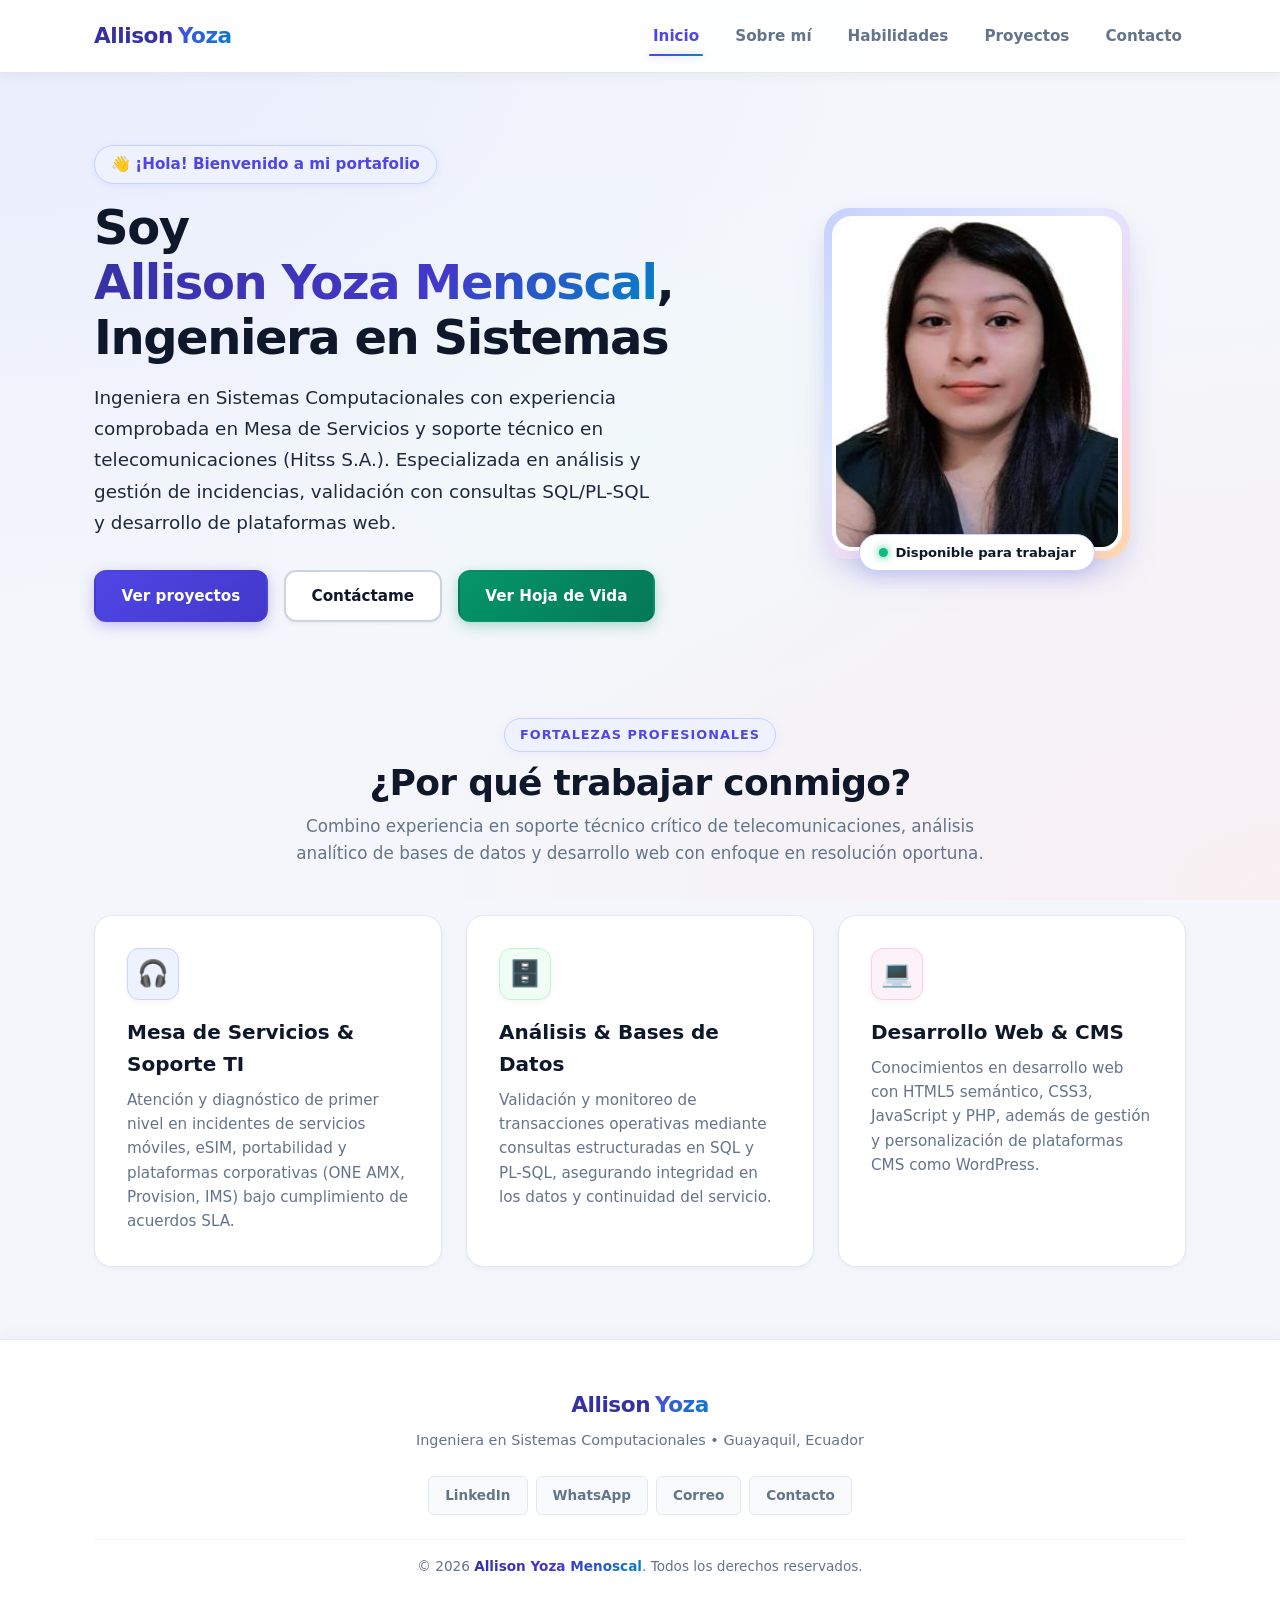
<file: index.html>
<!DOCTYPE html>
<html lang="es">
<head>
  <meta charset="UTF-8">
  <meta name="viewport" content="width=device-width, initial-scale=1.0">
  <meta name="description" content="Portafolio profesional y hoja de vida de Allison Yoza Menoscal. Ingeniera en Sistemas Computacionales, Soporte Técnico TI, Bases de Datos SQL y Desarrollo Web.">
  <title>Inicio | Allison Yoza Menoscal</title>

  <!-- Hojas de estilo del proyecto: global.css primero, luego pages.css -->
  <link rel="stylesheet" href="css/global.css">
  <link rel="stylesheet" href="css/pages.css">
</head>
<body>

  <!-- ======================================================================
       ENCABEZADO Y NAVEGACIÓN COMPARTIDOS (Exactamente igual en las 5 páginas)
       ====================================================================== -->
  <header class="site-header">
    <nav class="navbar container">
      <!-- Logo de la marca personal con nombres diferenciados por color -->
      <a href="index.html" class="logo">
        <span class="logo-name">Allison</span><span class="logo-accent">Yoza</span>
      </a>

      <!-- Botón de menú hamburguesa para dispositivos móviles -->
      <button class="menu-toggle" id="menu-toggle" aria-label="Abrir menú de navegación" aria-expanded="false">
        <span class="menu-bar"></span>
        <span class="menu-bar"></span>
        <span class="menu-bar"></span>
      </button>

      <!-- Lista de enlaces de navegación principal -->
      <ul class="nav-menu" id="nav-menu">
        <li><a href="index.html" class="nav-link">Inicio</a></li>
        <li><a href="about.html" class="nav-link">Sobre mí</a></li>
        <li><a href="skills.html" class="nav-link">Habilidades</a></li>
        <li><a href="projects.html" class="nav-link">Proyectos</a></li>
        <li><a href="contact.html" class="nav-link">Contacto</a></li>
      </ul>
    </nav>
  </header>

  <!-- ======================================================================
       CONTENIDO PRINCIPAL: PÁGINA 1 - INICIO
       ====================================================================== -->
  <main>
    <!-- Sección Hero: Presentación ejecutiva y llamado a la acción -->
    <section class="hero section">
      <div class="container hero-grid">
        <!-- Columna de texto y llamada a la acción -->
        <div class="hero-text">
          <span class="hero-greeting">👋 ¡Hola! Bienvenido a mi portafolio</span>
          <h1 class="hero-title">
            Soy <span class="name-highlight">Allison Yoza Menoscal</span>,<br>
            Ingeniera en Sistemas
          </h1>
          <p class="hero-description">
            Ingeniera en Sistemas Computacionales con experiencia comprobada en Mesa de Servicios y soporte técnico en telecomunicaciones (Hitss S.A.). Especializada en análisis y gestión de incidencias, validación con consultas SQL/PL-SQL y desarrollo de plataformas web.
          </p>
          <div class="hero-actions">
            <a href="projects.html" class="btn btn-primary">Ver proyectos</a>
            <a href="contact.html" class="btn btn-outline">Contáctame</a>
            <a href="about.html" class="btn btn-accent">Ver Hoja de Vida</a>
          </div>
        </div>

        <!-- Columna de imagen / Foto profesional en marco rectangular redondeado (NO CÍRCULO) -->
        <div class="hero-image-wrapper">
          <div class="hero-avatar-frame">
            <img src="assets/img/profile.jpg" alt="Foto de perfil profesional de Allison Yoza Menoscal" class="hero-img" width="290" height="335">
            <!-- Insignia moderna de estado profesional -->
            <div class="avatar-badge">
              <span class="avatar-badge-dot"></span>
              <span>Disponible para trabajar</span>
            </div>
          </div>
        </div>
      </div>
    </section>

    <!-- Sección Resumen: 3 tarjetas destacando fortalezas clave -->
    <section class="highlights-section section">
      <div class="container">
        <div class="section-header">
          <span class="section-tag">Fortalezas Profesionales</span>
          <h2 class="section-title">¿Por qué trabajar conmigo?</h2>
          <p class="section-subtitle">
            Combino experiencia en soporte técnico crítico de telecomunicaciones, análisis analítico de bases de datos y desarrollo web con enfoque en resolución oportuna.
          </p>
        </div>

        <div class="highlights-grid">
          <!-- Tarjeta 1: Soporte y Mesa de Servicios -->
          <article class="highlight-card">
            <div class="highlight-icon">🎧</div>
            <h3 class="highlight-title">Mesa de Servicios & Soporte TI</h3>
            <p class="highlight-desc">
              Atención y diagnóstico de primer nivel en incidentes de servicios móviles, eSIM, portabilidad y plataformas corporativas (ONE AMX, Provision, IMS) bajo cumplimiento de acuerdos SLA.
            </p>
          </article>

          <!-- Tarjeta 2: Bases de Datos SQL / PL-SQL -->
          <article class="highlight-card">
            <div class="highlight-icon">🗄️</div>
            <h3 class="highlight-title">Análisis & Bases de Datos</h3>
            <p class="highlight-desc">
              Validación y monitoreo de transacciones operativas mediante consultas estructuradas en SQL y PL-SQL, asegurando integridad en los datos y continuidad del servicio.
            </p>
          </article>

          <!-- Tarjeta 3: Desarrollo Web y CMS -->
          <article class="highlight-card">
            <div class="highlight-icon">💻</div>
            <h3 class="highlight-title">Desarrollo Web & CMS</h3>
            <p class="highlight-desc">
              Conocimientos en desarrollo web con HTML5 semántico, CSS3, JavaScript y PHP, además de gestión y personalización de plataformas CMS como WordPress.
            </p>
          </article>
        </div>
      </div>
    </section>
  </main>

  <!-- ======================================================================
       PIE DE PÁGINA COMPARTIDO (Exactamente igual en las 5 páginas)
       ====================================================================== -->
  <footer class="site-footer">
    <div class="container footer-content">
      <div class="footer-brand">
        <a href="index.html" class="logo">
          <span class="logo-name">Allison</span><span class="logo-accent">Yoza</span>
        </a>
        <p>Ingeniera en Sistemas Computacionales • Guayaquil, Ecuador</p>
      </div>

      <!-- Enlaces rápidos a redes sociales y contacto directo -->
      <div class="footer-socials">
        <a href="https://linkedin.com/in/allisonyozame" target="_blank" rel="noopener noreferrer" class="social-link">LinkedIn</a>
        <a href="https://wa.me/593987343691" target="_blank" rel="noopener noreferrer" class="social-link">WhatsApp</a>
        <a href="mailto:allisonyoza@hotmail.com" class="social-link">Correo</a>
        <a href="contact.html" class="social-link">Contacto</a>
      </div>

      <!-- Copyright con año dinámico controlado por JavaScript -->
      <p class="footer-copy">
        &copy; <span id="current-year"></span> <span class="name-highlight">Allison Yoza Menoscal</span>. Todos los derechos reservados.
      </p>
    </div>
  </footer>

  <!-- Script global del proyecto (menú móvil, enlace activo y año) -->
  <script src="js/main.js"></script>
</body>
</html>
</file>
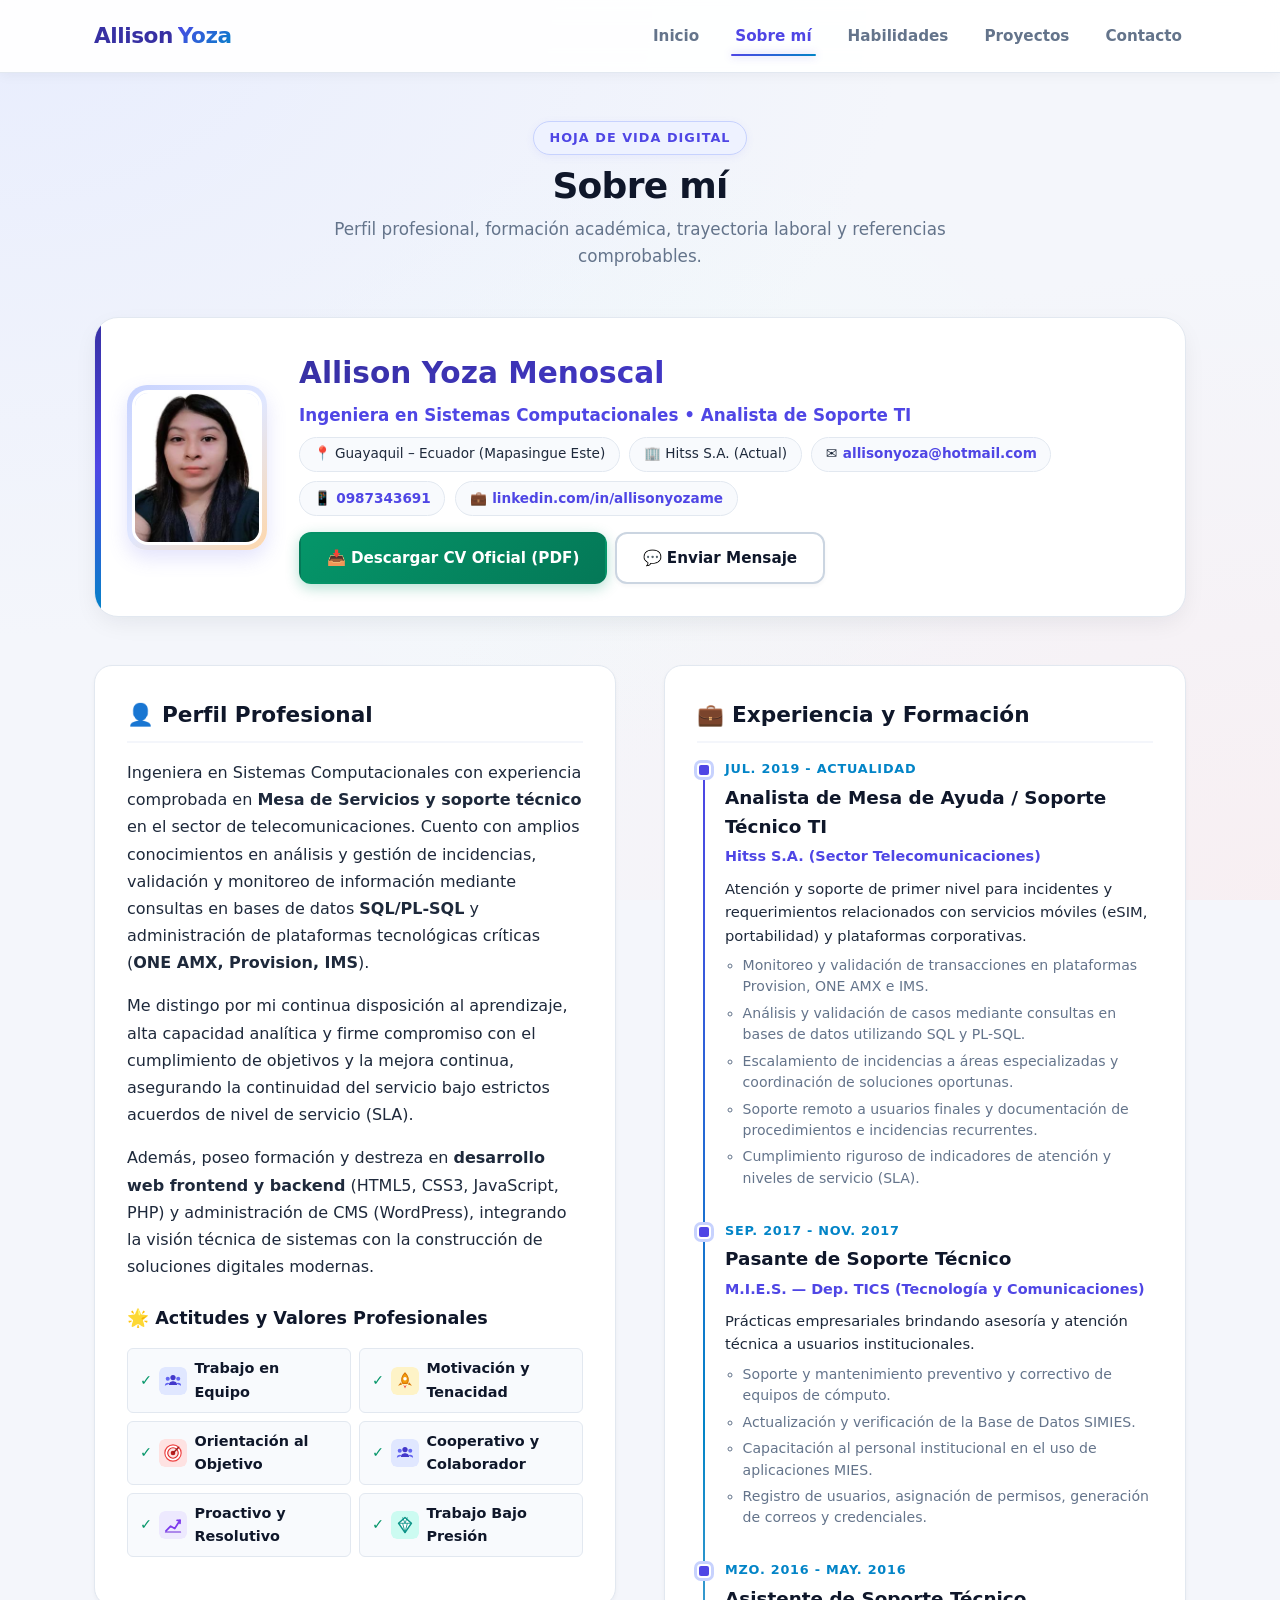
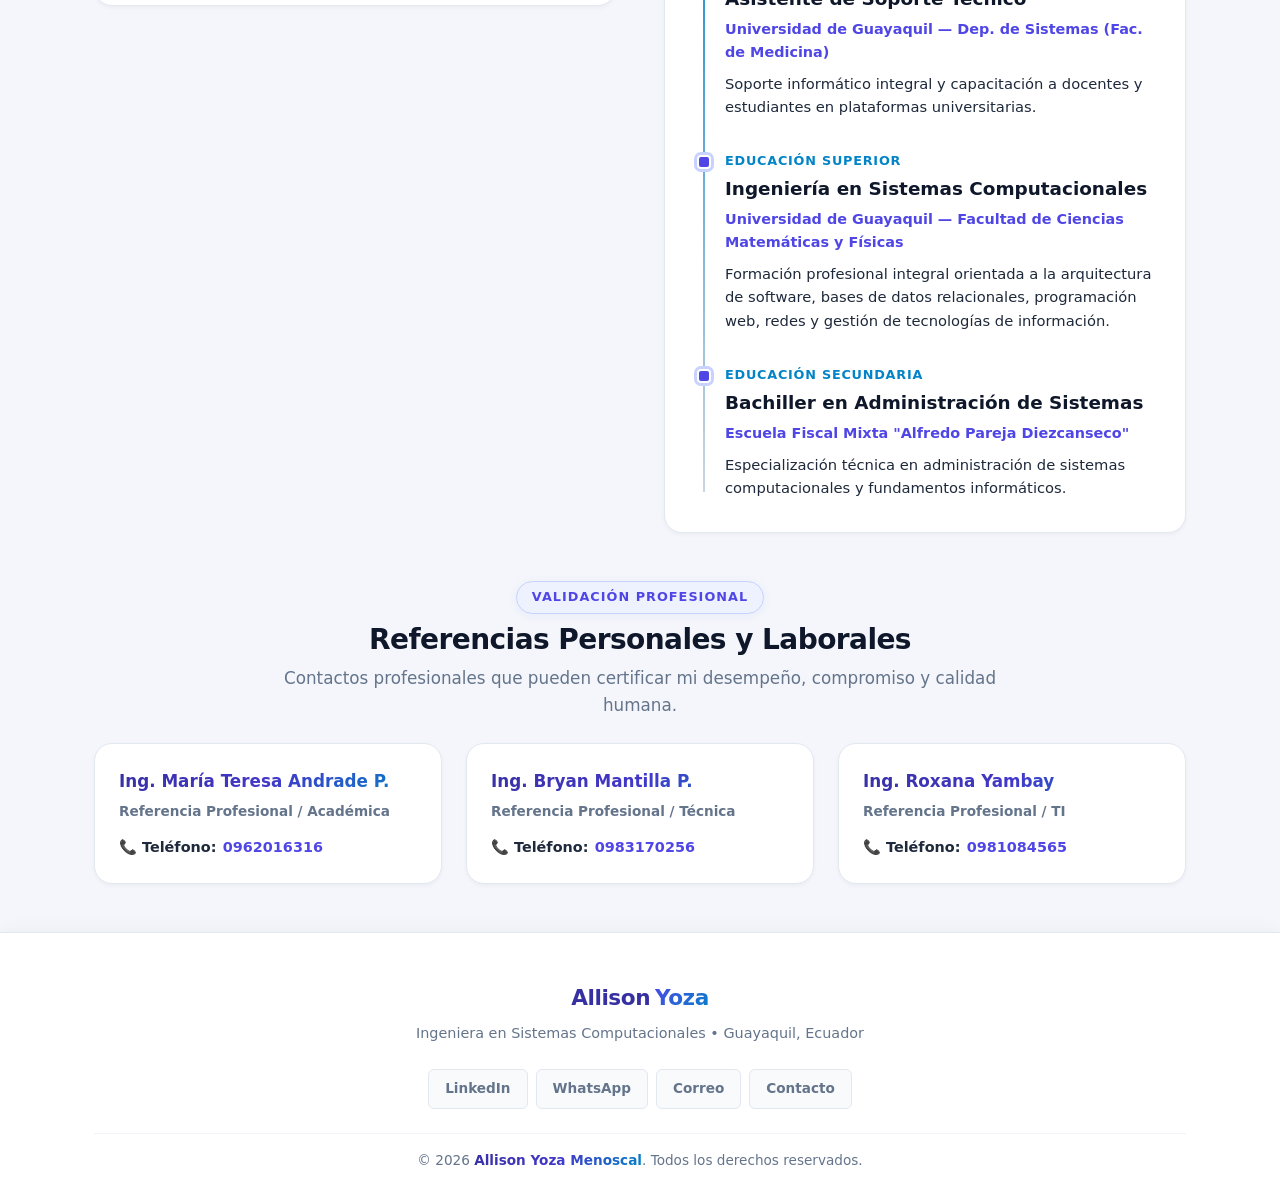
<file: about.html>
<!DOCTYPE html>
<html lang="es">
<head>
  <meta charset="UTF-8">
  <meta name="viewport" content="width=device-width, initial-scale=1.0">
  <meta name="description" content="Hoja de vida digital y trayectoria profesional de Allison Yoza Menoscal. Formación académica, experiencia laboral y referencias.">
  <title>Sobre mí | Allison Yoza Menoscal</title>

  <!-- Hojas de estilo del proyecto -->
  <link rel="stylesheet" href="css/global.css">
  <link rel="stylesheet" href="css/pages.css">
</head>
<body>

  <!-- ======================================================================
       ENCABEZADO Y NAVEGACIÓN COMPARTIDOS (Exactamente igual en las 5 páginas)
       ====================================================================== -->
  <header class="site-header">
    <nav class="navbar container">
      <!-- Logo de la marca personal con nombres diferenciados por color -->
      <a href="index.html" class="logo">
        <span class="logo-name">Allison</span><span class="logo-accent">Yoza</span>
      </a>

      <!-- Botón de menú hamburguesa para dispositivos móviles -->
      <button class="menu-toggle" id="menu-toggle" aria-label="Abrir menú de navegación" aria-expanded="false">
        <span class="menu-bar"></span>
        <span class="menu-bar"></span>
        <span class="menu-bar"></span>
      </button>

      <!-- Lista de enlaces de navegación principal -->
      <ul class="nav-menu" id="nav-menu">
        <li><a href="index.html" class="nav-link">Inicio</a></li>
        <li><a href="about.html" class="nav-link">Sobre mí</a></li>
        <li><a href="skills.html" class="nav-link">Habilidades</a></li>
        <li><a href="projects.html" class="nav-link">Proyectos</a></li>
        <li><a href="contact.html" class="nav-link">Contacto</a></li>
      </ul>
    </nav>
  </header>

  <!-- ======================================================================
       CONTENIDO PRINCIPAL: PÁGINA 2 - SOBRE MÍ (ESTILO HOJA DE VIDA DIGITAL)
       ====================================================================== -->
  <main class="section">
    <div class="container">
      <!-- Encabezado de la página -->
      <div class="section-header">
        <span class="section-tag">Hoja de Vida Digital</span>
        <h1 class="section-title">Sobre mí</h1>
        <p class="section-subtitle">
          Perfil profesional, formación académica, trayectoria laboral y referencias comprobables.
        </p>
      </div>

      <!-- Tarjeta Ejecutiva de Presentación de Currículum Vitae -->
      <div class="resume-header-card">
        <!-- Foto en formato de retrato rectangular redondeado (NO CÍRCULO) -->
        <div class="resume-avatar-frame">
          <img src="assets/img/profile.jpg" alt="Foto de perfil de Allison Yoza Menoscal" class="resume-avatar-img">
        </div>
        <div class="resume-header-info">
          <h2 class="resume-name name-highlight">Allison Yoza Menoscal</h2>
          <div class="resume-role">Ingeniera en Sistemas Computacionales • Analista de Soporte TI</div>
          
          <div class="resume-meta-list">
            <span class="resume-meta-item">📍 Guayaquil – Ecuador (Mapasingue Este)</span>
            <span class="resume-meta-item">🏢 Hitss S.A. (Actual)</span>
            <span class="resume-meta-item">✉️ <a href="mailto:allisonyoza@hotmail.com">allisonyoza@hotmail.com</a></span>
            <span class="resume-meta-item">📱 <a href="https://wa.me/593987343691" target="_blank" rel="noopener noreferrer">0987343691</a></span>
            <span class="resume-meta-item">💼 <a href="https://linkedin.com/in/allisonyozame" target="_blank" rel="noopener noreferrer">linkedin.com/in/allisonyozame</a></span>
          </div>

          <div class="resume-header-actions">
            <a href="assets/docs/curriculum-vitae.pdf" class="btn btn-accent" download="CV_Allison_Yoza_Menoscal.pdf">
              📥 Descargar CV Oficial (PDF)
            </a>
            <a href="contact.html" class="btn btn-outline">
              💬 Enviar Mensaje
            </a>
          </div>
        </div>
      </div>

      <!-- Cuadrícula de 2 columnas: Biografía a la izquierda, Trayectoria a la derecha -->
      <div class="about-grid">
        <!-- Tarjeta izquierda: Biografía personal y Actitudes del CV -->
        <article class="about-card about-bio">
          <h2 class="about-card-title">
            <span>👤</span> Perfil Profesional
          </h2>
          <p>
            Ingeniera en Sistemas Computacionales con experiencia comprobada en <strong>Mesa de Servicios y soporte técnico</strong> en el sector de telecomunicaciones. Cuento con amplios conocimientos en análisis y gestión de incidencias, validación y monitoreo de información mediante consultas en bases de datos <strong>SQL/PL-SQL</strong> y administración de plataformas tecnológicas críticas (<strong>ONE AMX, Provision, IMS</strong>).
          </p>
          <p>
            Me distingo por mi continua disposición al aprendizaje, alta capacidad analítica y firme compromiso con el cumplimiento de objetivos y la mejora continua, asegurando la continuidad del servicio bajo estrictos acuerdos de nivel de servicio (SLA).
          </p>
          <p>
            Además, poseo formación y destreza en <strong>desarrollo web frontend y backend</strong> (HTML5, CSS3, JavaScript, PHP) y administración de CMS (WordPress), integrando la visión técnica de sistemas con la construcción de soluciones digitales modernas.
          </p>

          <h3 style="font-size: 1.1rem; color: var(--color-text); margin: 1.5rem 0 0.75rem 0; font-weight: 700;">
            🌟 Actitudes y Valores Profesionales
          </h3>
          <ul class="attitude-list">
            <li class="attitude-item"><img src="assets/img/skills/teamwork.svg" alt="Icono" class="skill-tool-icon" width="22" height="22"> Trabajo en Equipo</li>
            <li class="attitude-item"><img src="assets/img/skills/proactivity.svg" alt="Icono" class="skill-tool-icon" width="22" height="22"> Motivación y Tenacidad</li>
            <li class="attitude-item"><img src="assets/img/skills/target-goal.svg" alt="Icono" class="skill-tool-icon" width="22" height="22"> Orientación al Objetivo</li>
            <li class="attitude-item"><img src="assets/img/skills/teamwork.svg" alt="Icono" class="skill-tool-icon" width="22" height="22"> Cooperativo y Colaborador</li>
            <li class="attitude-item"><img src="assets/img/skills/analytics.svg" alt="Icono" class="skill-tool-icon" width="22" height="22"> Proactivo y Resolutivo</li>
            <li class="attitude-item"><img src="assets/img/skills/pressure.svg" alt="Icono" class="skill-tool-icon" width="22" height="22"> Trabajo Bajo Presión</li>
          </ul>
        </article>

        <!-- Tarjeta derecha: Línea de tiempo de trayectoria laboral y formación -->
        <article class="about-card about-timeline">
          <h2 class="about-card-title">
            <span>💼</span> Experiencia y Formación
          </h2>

          <ol class="timeline-list">
            <!-- Experiencia 1: Hitss S.A. -->
            <li class="timeline-item">
              <span class="timeline-marker"></span>
              <div class="timeline-date">Jul. 2019 - Actualidad</div>
              <h3 class="timeline-title">Analista de Mesa de Ayuda / Soporte Técnico TI</h3>
              <div class="timeline-place">Hitss S.A. (Sector Telecomunicaciones)</div>
              <p class="timeline-desc">
                Atención y soporte de primer nivel para incidentes y requerimientos relacionados con servicios móviles (eSIM, portabilidad) y plataformas corporativas.
              </p>
              <ul class="job-functions">
                <li>Monitoreo y validación de transacciones en plataformas Provision, ONE AMX e IMS.</li>
                <li>Análisis y validación de casos mediante consultas en bases de datos utilizando SQL y PL-SQL.</li>
                <li>Escalamiento de incidencias a áreas especializadas y coordinación de soluciones oportunas.</li>
                <li>Soporte remoto a usuarios finales y documentación de procedimientos e incidencias recurrentes.</li>
                <li>Cumplimiento riguroso de indicadores de atención y niveles de servicio (SLA).</li>
              </ul>
            </li>

            <!-- Experiencia 2: M.I.E.S. -->
            <li class="timeline-item">
              <span class="timeline-marker"></span>
              <div class="timeline-date">Sep. 2017 - Nov. 2017</div>
              <h3 class="timeline-title">Pasante de Soporte Técnico</h3>
              <div class="timeline-place">M.I.E.S. — Dep. TICS (Tecnología y Comunicaciones)</div>
              <p class="timeline-desc">
                Prácticas empresariales brindando asesoría y atención técnica a usuarios institucionales.
              </p>
              <ul class="job-functions">
                <li>Soporte y mantenimiento preventivo y correctivo de equipos de cómputo.</li>
                <li>Actualización y verificación de la Base de Datos SIMIES.</li>
                <li>Capacitación al personal institucional en el uso de aplicaciones MIES.</li>
                <li>Registro de usuarios, asignación de permisos, generación de correos y credenciales.</li>
              </ul>
            </li>

            <!-- Experiencia 3: Universidad de Guayaquil -->
            <li class="timeline-item">
              <span class="timeline-marker"></span>
              <div class="timeline-date">Mzo. 2016 - May. 2016</div>
              <h3 class="timeline-title">Asistente de Soporte Técnico</h3>
              <div class="timeline-place">Universidad de Guayaquil — Dep. de Sistemas (Fac. de Medicina)</div>
              <p class="timeline-desc">
                Soporte informático integral y capacitación a docentes y estudiantes en plataformas universitarias.
              </p>
            </li>

            <!-- Formación 1: Universidad de Guayaquil -->
            <li class="timeline-item">
              <span class="timeline-marker"></span>
              <div class="timeline-date">Educación Superior</div>
              <h3 class="timeline-title">Ingeniería en Sistemas Computacionales</h3>
              <div class="timeline-place">Universidad de Guayaquil — Facultad de Ciencias Matemáticas y Físicas</div>
              <p class="timeline-desc">
                Formación profesional integral orientada a la arquitectura de software, bases de datos relacionales, programación web, redes y gestión de tecnologías de información.
              </p>
            </li>

            <!-- Formación 2: Secundaria -->
            <li class="timeline-item">
              <span class="timeline-marker"></span>
              <div class="timeline-date">Educación Secundaria</div>
              <h3 class="timeline-title">Bachiller en Administración de Sistemas</h3>
              <div class="timeline-place">Escuela Fiscal Mixta "Alfredo Pareja Diezcanseco"</div>
              <p class="timeline-desc">
                Especialización técnica en administración de sistemas computacionales y fundamentos informáticos.
              </p>
            </li>
          </ol>
        </article>
      </div>

      <!-- Sección de Referencias Personales y Profesionales del CV -->
      <section class="references-section">
        <div class="section-header" style="margin-bottom: 1.5rem;">
          <span class="section-tag">Validación Profesional</span>
          <h2 class="section-title" style="font-size: 1.75rem;">Referencias Personales y Laborales</h2>
          <p class="section-subtitle">
            Contactos profesionales que pueden certificar mi desempeño, compromiso y calidad humana.
          </p>
        </div>

        <div class="references-grid">
          <!-- Referencia 1 -->
          <article class="reference-card">
            <h3 class="reference-name name-highlight">Ing. María Teresa Andrade P.</h3>
            <span class="reference-role">Referencia Profesional / Académica</span>
            <div class="reference-phone">
              <span>📞 Teléfono:</span>
              <a href="tel:0962016316">0962016316</a>
            </div>
          </article>

          <!-- Referencia 2 -->
          <article class="reference-card">
            <h3 class="reference-name name-highlight">Ing. Bryan Mantilla P.</h3>
            <span class="reference-role">Referencia Profesional / Técnica</span>
            <div class="reference-phone">
              <span>📞 Teléfono:</span>
              <a href="tel:0983170256">0983170256</a>
            </div>
          </article>

          <!-- Referencia 3 -->
          <article class="reference-card">
            <h3 class="reference-name name-highlight">Ing. Roxana Yambay</h3>
            <span class="reference-role">Referencia Profesional / TI</span>
            <div class="reference-phone">
              <span>📞 Teléfono:</span>
              <a href="tel:0981084565">0981084565</a>
            </div>
          </article>
        </div>
      </section>
    </div>
  </main>

  <!-- ======================================================================
       PIE DE PÁGINA COMPARTIDO (Exactamente igual en las 5 páginas)
       ====================================================================== -->
  <footer class="site-footer">
    <div class="container footer-content">
      <div class="footer-brand">
        <a href="index.html" class="logo">
          <span class="logo-name">Allison</span><span class="logo-accent">Yoza</span>
        </a>
        <p>Ingeniera en Sistemas Computacionales • Guayaquil, Ecuador</p>
      </div>

      <!-- Enlaces rápidos a redes sociales y contacto directo -->
      <div class="footer-socials">
        <a href="https://linkedin.com/in/allisonyozame" target="_blank" rel="noopener noreferrer" class="social-link">LinkedIn</a>
        <a href="https://wa.me/593987343691" target="_blank" rel="noopener noreferrer" class="social-link">WhatsApp</a>
        <a href="mailto:allisonyoza@hotmail.com" class="social-link">Correo</a>
        <a href="contact.html" class="social-link">Contacto</a>
      </div>

      <!-- Copyright con año dinámico controlado por JavaScript -->
      <p class="footer-copy">
        &copy; <span id="current-year"></span> <span class="name-highlight">Allison Yoza Menoscal</span>. Todos los derechos reservados.
      </p>
    </div>
  </footer>

  <!-- Script global del proyecto -->
  <script src="js/main.js"></script>
</body>
</html>
</file>
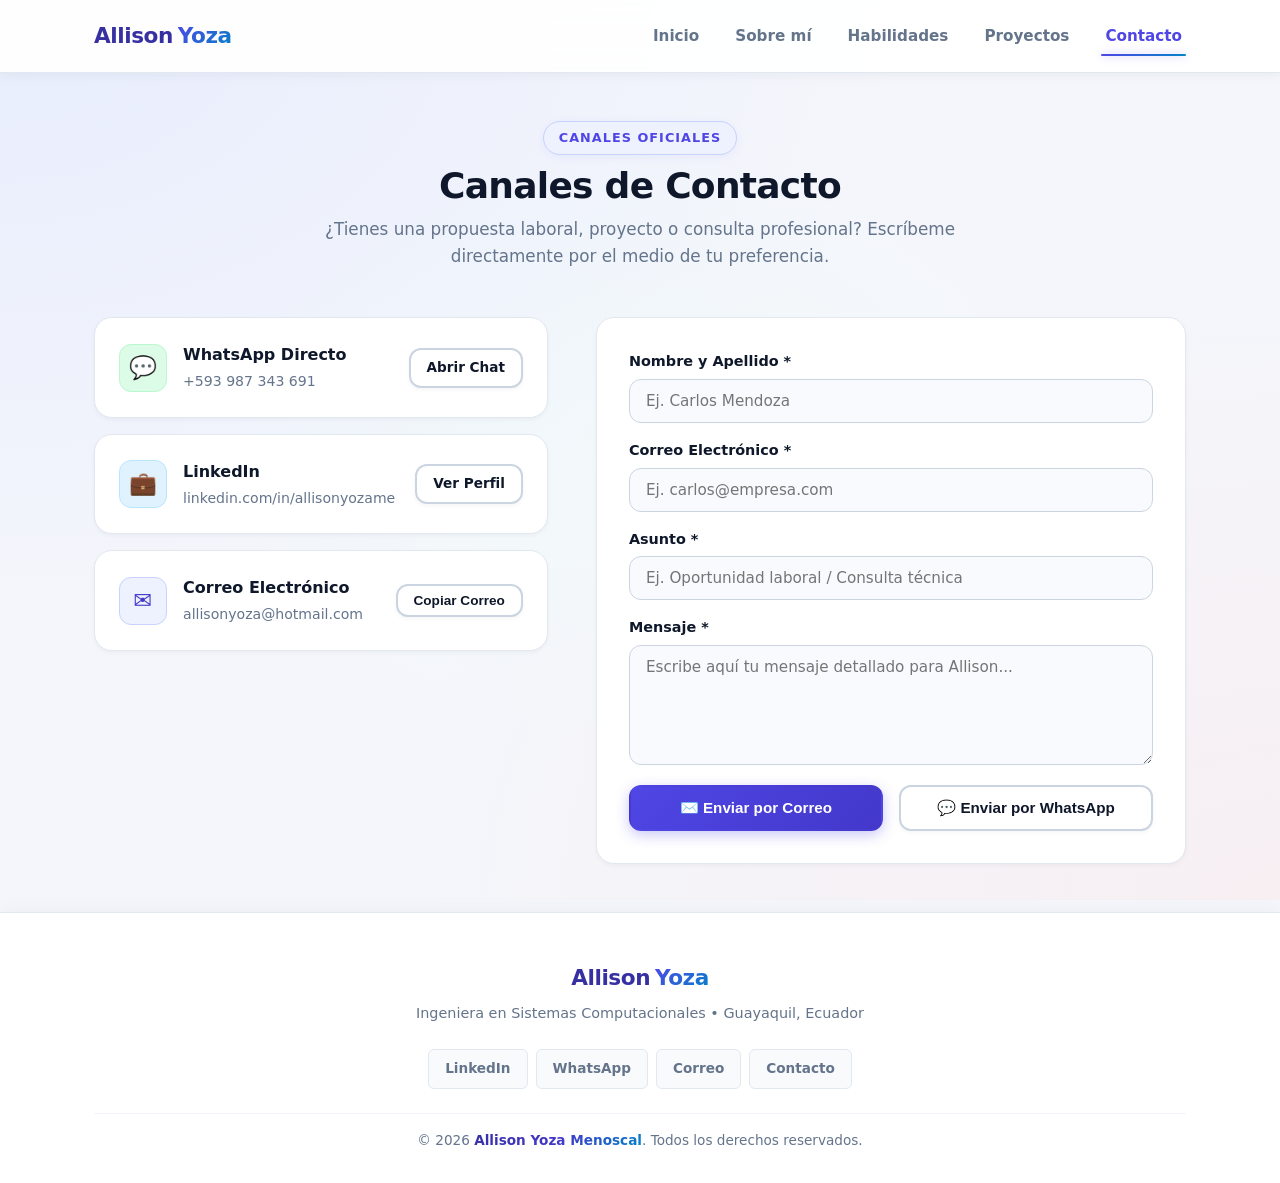
<file: contact.html>
<!DOCTYPE html>
<html lang="es">
<head>
  <meta charset="UTF-8">
  <meta name="viewport" content="width=device-width, initial-scale=1.0">
  <meta name="description" content="Ponte en contacto con Allison Yoza Menoscal vía WhatsApp, LinkedIn, correo electrónico o formulario directo.">
  <title>Contacto | Allison Yoza Menoscal</title>

  <!-- Hojas de estilo del proyecto -->
  <link rel="stylesheet" href="css/global.css">
  <link rel="stylesheet" href="css/pages.css">
</head>
<body>

  <!-- ======================================================================
       ENCABEZADO Y NAVEGACIÓN COMPARTIDOS (Exactamente igual en las 5 páginas)
       ====================================================================== -->
  <header class="site-header">
    <nav class="navbar container">
      <!-- Logo de la marca personal con nombres diferenciados por color -->
      <a href="index.html" class="logo">
        <span class="logo-name">Allison</span><span class="logo-accent">Yoza</span>
      </a>

      <!-- Botón de menú hamburguesa para dispositivos móviles -->
      <button class="menu-toggle" id="menu-toggle" aria-label="Abrir menú de navegación" aria-expanded="false">
        <span class="menu-bar"></span>
        <span class="menu-bar"></span>
        <span class="menu-bar"></span>
      </button>

      <!-- Lista de enlaces de navegación principal -->
      <ul class="nav-menu" id="nav-menu">
        <li><a href="index.html" class="nav-link">Inicio</a></li>
        <li><a href="about.html" class="nav-link">Sobre mí</a></li>
        <li><a href="skills.html" class="nav-link">Habilidades</a></li>
        <li><a href="projects.html" class="nav-link">Proyectos</a></li>
        <li><a href="contact.html" class="nav-link">Contacto</a></li>
      </ul>
    </nav>
  </header>

  <!-- ======================================================================
       CONTENIDO PRINCIPAL: PÁGINA 5 - CONTACTO
       ====================================================================== -->
  <main class="section">
    <div class="container">
      <!-- Encabezado de la página -->
      <div class="section-header">
        <span class="section-tag">Canales Oficiales</span>
        <h1 class="section-title">Canales de Contacto</h1>
        <p class="section-subtitle">
          ¿Tienes una propuesta laboral, proyecto o consulta profesional? Escríbeme directamente por el medio de tu preferencia.
        </p>
      </div>

      <!-- Cuadrícula de 2 columnas: Canales directos a la izquierda, Formulario a la derecha -->
      <div class="contact-grid">
        <!-- Columna Izquierda: Tarjetas de Canales Directos -->
        <aside class="contact-channels">
          <!-- Canal 1: WhatsApp -->
          <article class="channel-card whatsapp">
            <div class="channel-icon">💬</div>
            <div class="channel-info">
              <h2 class="channel-title">WhatsApp Directo</h2>
              <p class="channel-value">+593 987 343 691</p>
            </div>
            <div class="channel-action">
              <a href="https://wa.me/593987343691?text=Hola%20Allison,%20me%20gustar%C3%ADa%20contactar%20contigo" target="_blank" rel="noopener noreferrer" class="btn btn-outline btn-sm">
                Abrir Chat
              </a>
            </div>
          </article>

          <!-- Canal 2: LinkedIn -->
          <article class="channel-card linkedin">
            <div class="channel-icon">💼</div>
            <div class="channel-info">
              <h2 class="channel-title">LinkedIn</h2>
              <p class="channel-value">linkedin.com/in/allisonyozame</p>
            </div>
            <div class="channel-action">
              <a href="https://linkedin.com/in/allisonyozame" target="_blank" rel="noopener noreferrer" class="btn btn-outline btn-sm">
                Ver Perfil
              </a>
            </div>
          </article>

          <!-- Canal 3: Correo Electrónico -->
          <article class="channel-card email">
            <div class="channel-icon">✉️</div>
            <div class="channel-info">
              <h2 class="channel-title">Correo Electrónico</h2>
              <p class="channel-value">
                <a href="mailto:allisonyoza@hotmail.com">allisonyoza@hotmail.com</a>
              </p>
            </div>
            <div class="channel-action">
              <!-- Botón que ejecuta JavaScript para copiar el correo al portapapeles -->
              <button type="button" class="btn btn-outline btn-sm" id="copy-email-btn">
                Copiar Correo
              </button>
            </div>
          </article>
        </aside>

        <!-- Columna Derecha: Formulario de Contacto interactivo -->
        <article class="contact-form-card">
          <form id="contact-form" class="contact-form" novalidate>
            <!-- Campo: Nombre -->
            <div class="form-group">
              <label for="name" class="form-label">Nombre y Apellido *</label>
              <input type="text" id="name" name="name" class="form-input" placeholder="Ej. Carlos Mendoza" required>
            </div>

            <!-- Campo: Correo Electrónico -->
            <div class="form-group">
              <label for="email" class="form-label">Correo Electrónico *</label>
              <input type="email" id="email" name="email" class="form-input" placeholder="Ej. carlos@empresa.com" required>
            </div>

            <!-- Campo: Asunto -->
            <div class="form-group">
              <label for="subject" class="form-label">Asunto *</label>
              <input type="text" id="subject" name="subject" class="form-input" placeholder="Ej. Oportunidad laboral / Consulta técnica" required>
            </div>

            <!-- Campo: Mensaje -->
            <div class="form-group">
              <label for="message" class="form-label">Mensaje *</label>
              <textarea id="message" name="message" class="form-textarea" placeholder="Escribe aquí tu mensaje detallado para Allison..." rows="5" required></textarea>
            </div>

            <!-- Contenedor dinámico de alertas y mensajes de validación -->
            <div id="form-feedback" role="alert"></div>

            <!-- Botones de acción: Enviar por Correo o Enviar por WhatsApp -->
            <div class="form-actions">
              <button type="submit" class="btn btn-primary" id="send-email-btn">
                ✉️ Enviar por Correo
              </button>
              <button type="button" class="btn btn-outline" id="send-whatsapp-btn">
                💬 Enviar por WhatsApp
              </button>
            </div>
          </form>
        </article>
      </div>
    </div>
  </main>

  <!-- ======================================================================
       PIE DE PÁGINA COMPARTIDO (Exactamente igual en las 5 páginas)
       ====================================================================== -->
  <footer class="site-footer">
    <div class="container footer-content">
      <div class="footer-brand">
        <a href="index.html" class="logo">
          <span class="logo-name">Allison</span><span class="logo-accent">Yoza</span>
        </a>
        <p>Ingeniera en Sistemas Computacionales • Guayaquil, Ecuador</p>
      </div>

      <!-- Enlaces rápidos a redes sociales y contacto directo -->
      <div class="footer-socials">
        <a href="https://linkedin.com/in/allisonyozame" target="_blank" rel="noopener noreferrer" class="social-link">LinkedIn</a>
        <a href="https://wa.me/593987343691" target="_blank" rel="noopener noreferrer" class="social-link">WhatsApp</a>
        <a href="mailto:allisonyoza@hotmail.com" class="social-link">Correo</a>
        <a href="contact.html" class="social-link">Contacto</a>
      </div>

      <!-- Copyright con año dinámico controlado por JavaScript -->
      <p class="footer-copy">
        &copy; <span id="current-year"></span> <span class="name-highlight">Allison Yoza Menoscal</span>. Todos los derechos reservados.
      </p>
    </div>
  </footer>

  <!-- Scripts del proyecto: main.js global y contact.js exclusivo de contacto -->
  <script src="js/main.js"></script>
  <script src="js/contact.js"></script>
</body>
</html>
</file>
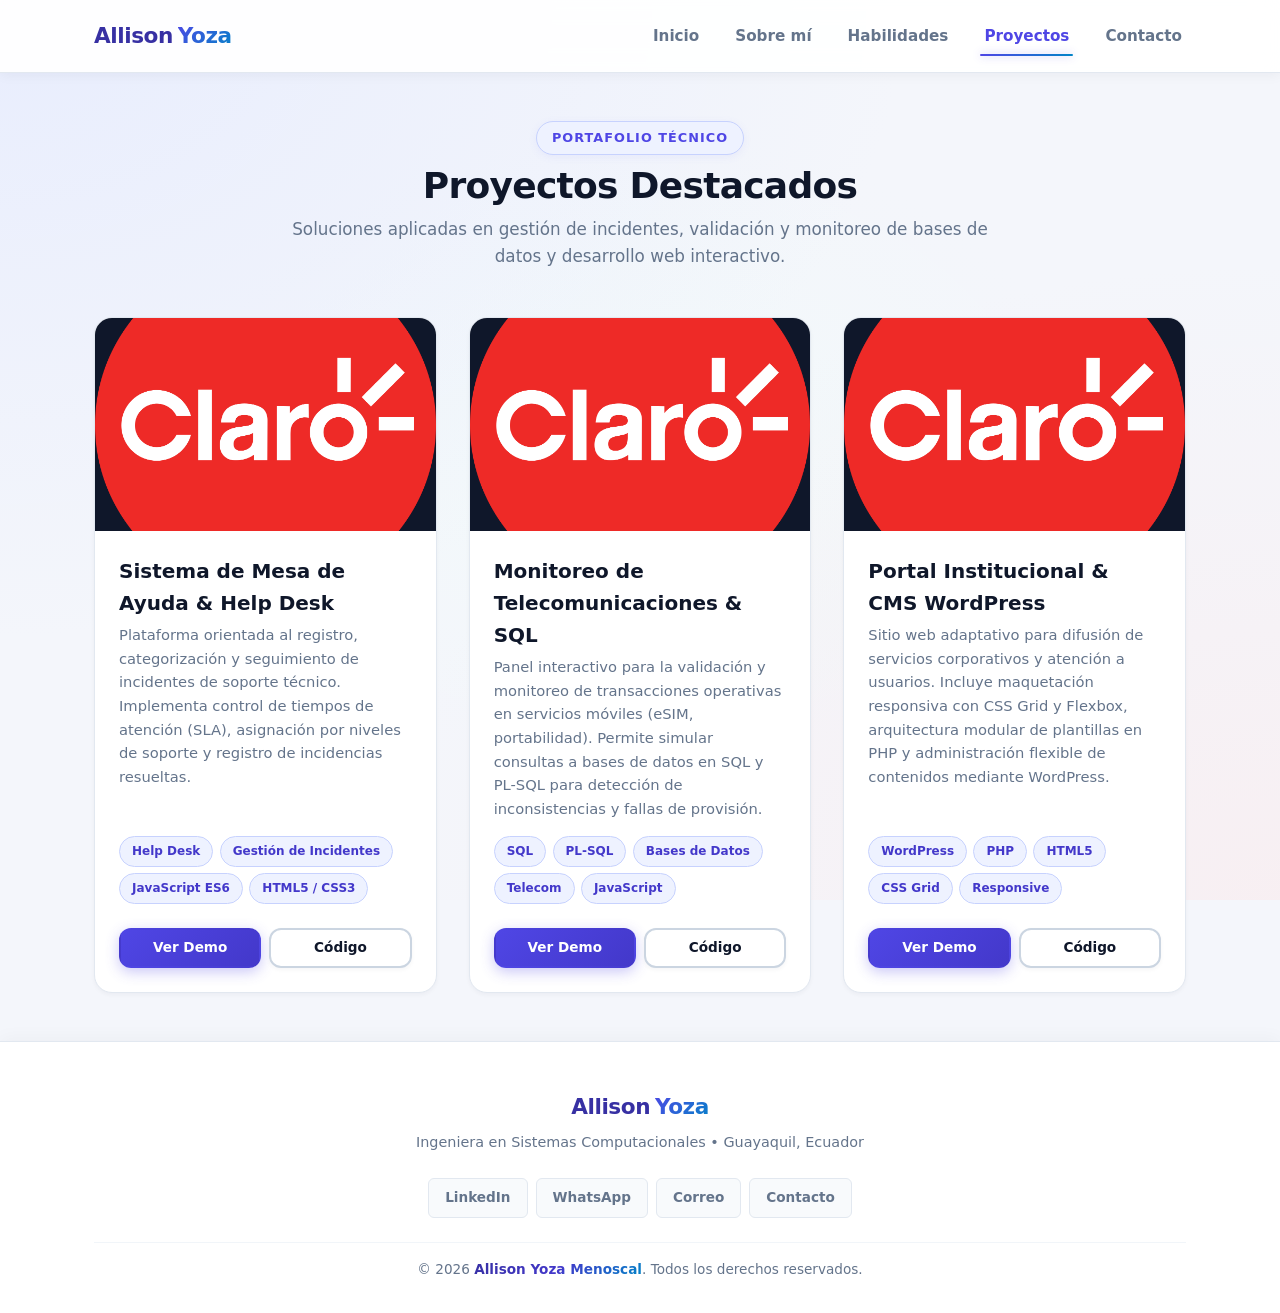
<file: projects.html>
<!DOCTYPE html>
<html lang="es">

<head>
  <meta charset="UTF-8">
  <meta name="viewport" content="width=device-width, initial-scale=1.0">
  <meta name="description"
    content="Proyectos destacados de Allison Yoza Menoscal en soporte tecnológico, bases de datos SQL y desarrollo de portales web.">
  <title>Proyectos | Allison Yoza Menoscal</title>

  <!-- Hojas de estilo del proyecto -->
  <link rel="stylesheet" href="css/global.css">
  <link rel="stylesheet" href="css/pages.css">
</head>

<body>

  <!-- ======================================================================
       ENCABEZADO Y NAVEGACIÓN COMPARTIDOS (Exactamente igual en las 5 páginas)
       ====================================================================== -->
  <header class="site-header">
    <nav class="navbar container">
      <!-- Logo de la marca personal con nombres diferenciados por color -->
      <a href="index.html" class="logo">
        <span class="logo-name">Allison</span><span class="logo-accent">Yoza</span>
      </a>

      <!-- Botón de menú hamburguesa para dispositivos móviles -->
      <button class="menu-toggle" id="menu-toggle" aria-label="Abrir menú de navegación" aria-expanded="false">
        <span class="menu-bar"></span>
        <span class="menu-bar"></span>
        <span class="menu-bar"></span>
      </button>

      <!-- Lista de enlaces de navegación principal -->
      <ul class="nav-menu" id="nav-menu">
        <li><a href="index.html" class="nav-link">Inicio</a></li>
        <li><a href="about.html" class="nav-link">Sobre mí</a></li>
        <li><a href="skills.html" class="nav-link">Habilidades</a></li>
        <li><a href="projects.html" class="nav-link">Proyectos</a></li>
        <li><a href="contact.html" class="nav-link">Contacto</a></li>
      </ul>
    </nav>
  </header>

  <!-- ======================================================================
       CONTENIDO PRINCIPAL: PÁGINA 4 - PROYECTOS
       ====================================================================== -->
  <main class="section">
    <div class="container">
      <!-- Encabezado de la página -->
      <div class="section-header">
        <span class="section-tag">Portafolio Técnico</span>
        <h1 class="section-title">Proyectos Destacados</h1>
        <p class="section-subtitle">
          Soluciones aplicadas en gestión de incidentes, validación y monitoreo de bases de datos y desarrollo web
          interactivo.
        </p>
      </div>

      <!-- Cuadrícula de tarjetas de proyectos -->
      <div class="projects-grid">
        <!-- Proyecto 1: Sistema de Mesa de Ayuda y Gestión de Incidentes -->
        <article class="project-card">
          <div class="project-img-wrapper">
            <img src="assets/img/Claro_logo_(2003).svg.webp" alt="Captura del Sistema de Mesa de Ayuda y Help Desk"
              class="project-img" loading="lazy">
          </div>
          <div class="project-body">
            <h2 class="project-title">Sistema de Mesa de Ayuda & Help Desk</h2>
            <p class="project-description">
              Plataforma orientada al registro, categorización y seguimiento de incidentes de soporte técnico.
              Implementa control de tiempos de atención (SLA), asignación por niveles de soporte y registro de
              incidencias resueltas.
            </p>
            <div class="project-badges">
              <span class="badge">Help Desk</span>
              <span class="badge">Gestión de Incidentes</span>
              <span class="badge">JavaScript ES6</span>
              <span class="badge">HTML5 / CSS3</span>
            </div>
            <div class="project-links">
              <a href="https://ejemplo.com/demo-helpdesk" target="_blank" rel="noopener noreferrer"
                class="btn btn-primary btn-sm">Ver Demo</a>
              <a href="https://github.com/ejemplo/helpdesk-system" target="_blank" rel="noopener noreferrer"
                class="btn btn-outline btn-sm">Código</a>
            </div>
          </div>
        </article>

        <!-- Proyecto 2: Tablero de Monitoreo Transaccional & Consultas SQL -->
        <article class="project-card">
          <div class="project-img-wrapper">
            <img src="assets/img/Claro_logo_(2003).svg.webp"
              alt="Captura del Tablero de Monitoreo Transaccional y Consultas SQL" class="project-img" loading="lazy">
          </div>
          <div class="project-body">
            <h2 class="project-title">Monitoreo de Telecomunicaciones & SQL</h2>
            <p class="project-description">
              Panel interactivo para la validación y monitoreo de transacciones operativas en servicios móviles (eSIM,
              portabilidad). Permite simular consultas a bases de datos en SQL y PL-SQL para detección de
              inconsistencias y fallas de provisión.
            </p>
            <div class="project-badges">
              <span class="badge">SQL</span>
              <span class="badge">PL-SQL</span>
              <span class="badge">Bases de Datos</span>
              <span class="badge">Telecom</span>
              <span class="badge">JavaScript</span>
            </div>
            <div class="project-links">
              <a href="https://ejemplo.com/demo-sql-monitor" target="_blank" rel="noopener noreferrer"
                class="btn btn-primary btn-sm">Ver Demo</a>
              <a href="https://github.com/ejemplo/telecom-sql-dashboard" target="_blank" rel="noopener noreferrer"
                class="btn btn-outline btn-sm">Código</a>
            </div>
          </div>
        </article>

        <!-- Proyecto 3: Portal Web Corporativo & CMS WordPress -->
        <article class="project-card">
          <div class="project-img-wrapper">
            <img src="assets/img/Claro_logo_(2003).svg.webp" alt="Captura del Portal Web Corporativo y CMS WordPress"
              class="project-img" loading="lazy">
          </div>
          <div class="project-body">
            <h2 class="project-title">Portal Institucional & CMS WordPress</h2>
            <p class="project-description">
              Sitio web adaptativo para difusión de servicios corporativos y atención a usuarios. Incluye maquetación
              responsiva con CSS Grid y Flexbox, arquitectura modular de plantillas en PHP y administración flexible de
              contenidos mediante WordPress.
            </p>
            <div class="project-badges">
              <span class="badge">WordPress</span>
              <span class="badge">PHP</span>
              <span class="badge">HTML5</span>
              <span class="badge">CSS Grid</span>
              <span class="badge">Responsive</span>
            </div>
            <div class="project-links">
              <a href="https://ejemplo.com/demo-cms" target="_blank" rel="noopener noreferrer"
                class="btn btn-primary btn-sm">Ver Demo</a>
              <a href="https://github.com/ejemplo/portal-cms-wordpress" target="_blank" rel="noopener noreferrer"
                class="btn btn-outline btn-sm">Código</a>
            </div>
          </div>
        </article>
      </div>
    </div>
  </main>

  <!-- ======================================================================
       PIE DE PÁGINA COMPARTIDO (Exactamente igual en las 5 páginas)
       ====================================================================== -->
  <footer class="site-footer">
    <div class="container footer-content">
      <div class="footer-brand">
        <a href="index.html" class="logo">
          <span class="logo-name">Allison</span><span class="logo-accent">Yoza</span>
        </a>
        <p>Ingeniera en Sistemas Computacionales • Guayaquil, Ecuador</p>
      </div>

      <!-- Enlaces rápidos a redes sociales y contacto directo -->
      <div class="footer-socials">
        <a href="https://linkedin.com/in/allisonyozame" target="_blank" rel="noopener noreferrer"
          class="social-link">LinkedIn</a>
        <a href="https://wa.me/593987343691" target="_blank" rel="noopener noreferrer" class="social-link">WhatsApp</a>
        <a href="mailto:allisonyoza@hotmail.com" class="social-link">Correo</a>
        <a href="contact.html" class="social-link">Contacto</a>
      </div>

      <!-- Copyright con año dinámico controlado por JavaScript -->
      <p class="footer-copy">
        &copy; <span id="current-year"></span> <span class="name-highlight">Allison Yoza Menoscal</span>. Todos los
        derechos reservados.
      </p>
    </div>
  </footer>

  <!-- Script global del proyecto -->
  <script src="js/main.js"></script>
</body>

</html>
</file>
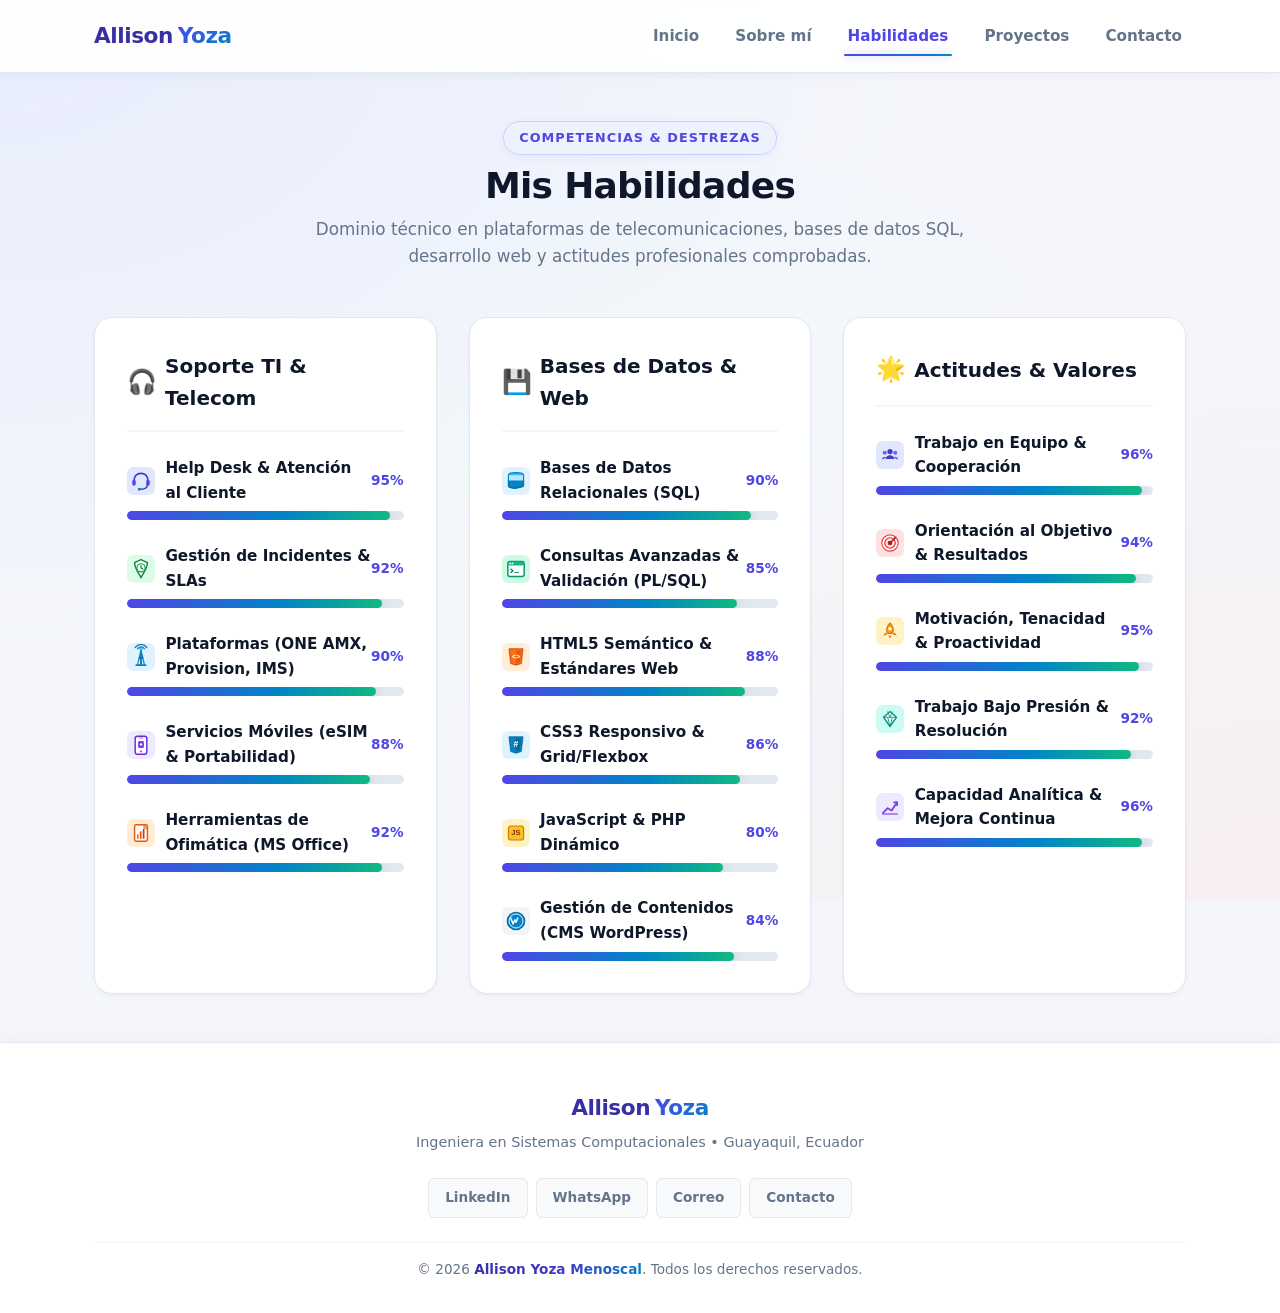
<file: skills.html>
<!DOCTYPE html>
<html lang="es">
<head>
  <meta charset="UTF-8">
  <meta name="viewport" content="width=device-width, initial-scale=1.0">
  <meta name="description" content="Competencias técnicas en soporte TI, bases de datos SQL, desarrollo web y actitudes profesionales de Allison Yoza Menoscal.">
  <title>Habilidades | Allison Yoza Menoscal</title>

  <!-- Hojas de estilo del proyecto -->
  <link rel="stylesheet" href="css/global.css">
  <link rel="stylesheet" href="css/pages.css">
</head>
<body>

  <!-- ======================================================================
       ENCABEZADO Y NAVEGACIÓN COMPARTIDOS (Exactamente igual en las 5 páginas)
       ====================================================================== -->
  <header class="site-header">
    <nav class="navbar container">
      <!-- Logo de la marca personal con nombres diferenciados por color -->
      <a href="index.html" class="logo">
        <span class="logo-name">Allison</span><span class="logo-accent">Yoza</span>
      </a>

      <!-- Botón de menú hamburguesa para dispositivos móviles -->
      <button class="menu-toggle" id="menu-toggle" aria-label="Abrir menú de navegación" aria-expanded="false">
        <span class="menu-bar"></span>
        <span class="menu-bar"></span>
        <span class="menu-bar"></span>
      </button>

      <!-- Lista de enlaces de navegación principal -->
      <ul class="nav-menu" id="nav-menu">
        <li><a href="index.html" class="nav-link">Inicio</a></li>
        <li><a href="about.html" class="nav-link">Sobre mí</a></li>
        <li><a href="skills.html" class="nav-link">Habilidades</a></li>
        <li><a href="projects.html" class="nav-link">Proyectos</a></li>
        <li><a href="contact.html" class="nav-link">Contacto</a></li>
      </ul>
    </nav>
  </header>

  <!-- ======================================================================
       CONTENIDO PRINCIPAL: PÁGINA 3 - HABILIDADES (CON DIBUJOS / ICONOS DE HERRAMIENTAS)
       ====================================================================== -->
  <main class="section">
    <div class="container">
      <!-- Encabezado de la página -->
      <div class="section-header">
        <span class="section-tag">Competencias & Destrezas</span>
        <h1 class="section-title">Mis Habilidades</h1>
        <p class="section-subtitle">
          Dominio técnico en plataformas de telecomunicaciones, bases de datos SQL, desarrollo web y actitudes profesionales comprobadas.
        </p>
      </div>

      <!-- Cuadrícula de 3 columnas de categorías de habilidades -->
      <div class="skills-grid">
        <!-- Categoría 1: Soporte TI & Telecomunicaciones -->
        <article class="skill-category">
          <div class="category-header">
            <span class="category-icon">🎧</span>
            <h2 class="category-title">Soporte TI & Telecom</h2>
          </div>

          <div class="skill-list">
            <!-- Habilidad 1: Help Desk -->
            <div class="skill-item">
              <div class="skill-header">
                <div class="skill-title-wrapper">
                  <img src="assets/img/skills/helpdesk.svg" alt="Icono Help Desk" class="skill-tool-icon" width="28" height="28">
                  <span class="skill-name">Help Desk & Atención al Cliente</span>
                </div>
                <span class="skill-percentage">95%</span>
              </div>
              <div class="progress-bar">
                <div class="progress-fill" style="width: 95%;"></div>
              </div>
            </div>

            <!-- Habilidad 2: Gestión de Incidentes -->
            <div class="skill-item">
              <div class="skill-header">
                <div class="skill-title-wrapper">
                  <img src="assets/img/skills/incident-sla.svg" alt="Icono Gestión de Incidentes" class="skill-tool-icon" width="28" height="28">
                  <span class="skill-name">Gestión de Incidentes & SLAs</span>
                </div>
                <span class="skill-percentage">92%</span>
              </div>
              <div class="progress-bar">
                <div class="progress-fill" style="width: 92%;"></div>
              </div>
            </div>

            <!-- Habilidad 3: Plataformas Telecom -->
            <div class="skill-item">
              <div class="skill-header">
                <div class="skill-title-wrapper">
                  <img src="assets/img/skills/telecom-platform.svg" alt="Icono Plataformas Telecom" class="skill-tool-icon" width="28" height="28">
                  <span class="skill-name">Plataformas (ONE AMX, Provision, IMS)</span>
                </div>
                <span class="skill-percentage">90%</span>
              </div>
              <div class="progress-bar">
                <div class="progress-fill" style="width: 90%;"></div>
              </div>
            </div>

            <!-- Habilidad 4: eSIM & Portabilidad -->
            <div class="skill-item">
              <div class="skill-header">
                <div class="skill-title-wrapper">
                  <img src="assets/img/skills/mobile-esim.svg" alt="Icono Servicios Móviles" class="skill-tool-icon" width="28" height="28">
                  <span class="skill-name">Servicios Móviles (eSIM & Portabilidad)</span>
                </div>
                <span class="skill-percentage">88%</span>
              </div>
              <div class="progress-bar">
                <div class="progress-fill" style="width: 88%;"></div>
              </div>
            </div>

            <!-- Habilidad 5: MS Office -->
            <div class="skill-item">
              <div class="skill-header">
                <div class="skill-title-wrapper">
                  <img src="assets/img/skills/msoffice.svg" alt="Icono Microsoft Office" class="skill-tool-icon" width="28" height="28">
                  <span class="skill-name">Herramientas de Ofimática (MS Office)</span>
                </div>
                <span class="skill-percentage">92%</span>
              </div>
              <div class="progress-bar">
                <div class="progress-fill" style="width: 92%;"></div>
              </div>
            </div>
          </div>
        </article>

        <!-- Categoría 2: Bases de Datos & Desarrollo Web -->
        <article class="skill-category">
          <div class="category-header">
            <span class="category-icon">💾</span>
            <h2 class="category-title">Bases de Datos & Web</h2>
          </div>

          <div class="skill-list">
            <!-- Habilidad 1: SQL -->
            <div class="skill-item">
              <div class="skill-header">
                <div class="skill-title-wrapper">
                  <img src="assets/img/skills/sql-db.svg" alt="Icono Base de Datos SQL" class="skill-tool-icon" width="28" height="28">
                  <span class="skill-name">Bases de Datos Relacionales (SQL)</span>
                </div>
                <span class="skill-percentage">90%</span>
              </div>
              <div class="progress-bar">
                <div class="progress-fill" style="width: 90%;"></div>
              </div>
            </div>

            <!-- Habilidad 2: PL/SQL -->
            <div class="skill-item">
              <div class="skill-header">
                <div class="skill-title-wrapper">
                  <img src="assets/img/skills/plsql.svg" alt="Icono Consultas PL/SQL" class="skill-tool-icon" width="28" height="28">
                  <span class="skill-name">Consultas Avanzadas & Validación (PL/SQL)</span>
                </div>
                <span class="skill-percentage">85%</span>
              </div>
              <div class="progress-bar">
                <div class="progress-fill" style="width: 85%;"></div>
              </div>
            </div>

            <!-- Habilidad 3: HTML5 -->
            <div class="skill-item">
              <div class="skill-header">
                <div class="skill-title-wrapper">
                  <img src="assets/img/skills/html5.svg" alt="Icono HTML5" class="skill-tool-icon" width="28" height="28">
                  <span class="skill-name">HTML5 Semántico & Estándares Web</span>
                </div>
                <span class="skill-percentage">88%</span>
              </div>
              <div class="progress-bar">
                <div class="progress-fill" style="width: 88%;"></div>
              </div>
            </div>

            <!-- Habilidad 4: CSS3 -->
            <div class="skill-item">
              <div class="skill-header">
                <div class="skill-title-wrapper">
                  <img src="assets/img/skills/css3.svg" alt="Icono CSS3" class="skill-tool-icon" width="28" height="28">
                  <span class="skill-name">CSS3 Responsivo & Grid/Flexbox</span>
                </div>
                <span class="skill-percentage">86%</span>
              </div>
              <div class="progress-bar">
                <div class="progress-fill" style="width: 86%;"></div>
              </div>
            </div>

            <!-- Habilidad 5: JavaScript & PHP -->
            <div class="skill-item">
              <div class="skill-header">
                <div class="skill-title-wrapper">
                  <img src="assets/img/skills/js-php.svg" alt="Icono JavaScript y PHP" class="skill-tool-icon" width="28" height="28">
                  <span class="skill-name">JavaScript & PHP Dinámico</span>
                </div>
                <span class="skill-percentage">80%</span>
              </div>
              <div class="progress-bar">
                <div class="progress-fill" style="width: 80%;"></div>
              </div>
            </div>

            <!-- Habilidad 6: WordPress -->
            <div class="skill-item">
              <div class="skill-header">
                <div class="skill-title-wrapper">
                  <img src="assets/img/skills/wordpress.svg" alt="Icono WordPress" class="skill-tool-icon" width="28" height="28">
                  <span class="skill-name">Gestión de Contenidos (CMS WordPress)</span>
                </div>
                <span class="skill-percentage">84%</span>
              </div>
              <div class="progress-bar">
                <div class="progress-fill" style="width: 84%;"></div>
              </div>
            </div>
          </div>
        </article>

        <!-- Categoría 3: Actitudes & Habilidades Blandas -->
        <article class="skill-category">
          <div class="category-header">
            <span class="category-icon">🌟</span>
            <h2 class="category-title">Actitudes & Valores</h2>
          </div>

          <div class="skill-list">
            <!-- Actitud 1: Trabajo en Equipo -->
            <div class="skill-item">
              <div class="skill-header">
                <div class="skill-title-wrapper">
                  <img src="assets/img/skills/teamwork.svg" alt="Icono Trabajo en Equipo" class="skill-tool-icon" width="28" height="28">
                  <span class="skill-name">Trabajo en Equipo & Cooperación</span>
                </div>
                <span class="skill-percentage">96%</span>
              </div>
              <div class="progress-bar">
                <div class="progress-fill" style="width: 96%;"></div>
              </div>
            </div>

            <!-- Actitud 2: Orientación al Objetivo -->
            <div class="skill-item">
              <div class="skill-header">
                <div class="skill-title-wrapper">
                  <img src="assets/img/skills/target-goal.svg" alt="Icono Orientación al Objetivo" class="skill-tool-icon" width="28" height="28">
                  <span class="skill-name">Orientación al Objetivo & Resultados</span>
                </div>
                <span class="skill-percentage">94%</span>
              </div>
              <div class="progress-bar">
                <div class="progress-fill" style="width: 94%;"></div>
              </div>
            </div>

            <!-- Actitud 3: Motivación & Proactividad -->
            <div class="skill-item">
              <div class="skill-header">
                <div class="skill-title-wrapper">
                  <img src="assets/img/skills/proactivity.svg" alt="Icono Motivación y Proactividad" class="skill-tool-icon" width="28" height="28">
                  <span class="skill-name">Motivación, Tenacidad & Proactividad</span>
                </div>
                <span class="skill-percentage">95%</span>
              </div>
              <div class="progress-bar">
                <div class="progress-fill" style="width: 95%;"></div>
              </div>
            </div>

            <!-- Actitud 4: Trabajo Bajo Presión -->
            <div class="skill-item">
              <div class="skill-header">
                <div class="skill-title-wrapper">
                  <img src="assets/img/skills/pressure.svg" alt="Icono Trabajo Bajo Presión" class="skill-tool-icon" width="28" height="28">
                  <span class="skill-name">Trabajo Bajo Presión & Resolución</span>
                </div>
                <span class="skill-percentage">92%</span>
              </div>
              <div class="progress-bar">
                <div class="progress-fill" style="width: 92%;"></div>
              </div>
            </div>

            <!-- Actitud 5: Capacidad Analítica -->
            <div class="skill-item">
              <div class="skill-header">
                <div class="skill-title-wrapper">
                  <img src="assets/img/skills/analytics.svg" alt="Icono Capacidad Analítica" class="skill-tool-icon" width="28" height="28">
                  <span class="skill-name">Capacidad Analítica & Mejora Continua</span>
                </div>
                <span class="skill-percentage">96%</span>
              </div>
              <div class="progress-bar">
                <div class="progress-fill" style="width: 96%;"></div>
              </div>
            </div>
          </div>
        </article>
      </div>
    </div>
  </main>

  <!-- ======================================================================
       PIE DE PÁGINA COMPARTIDO (Exactamente igual en las 5 páginas)
       ====================================================================== -->
  <footer class="site-footer">
    <div class="container footer-content">
      <div class="footer-brand">
        <a href="index.html" class="logo">
          <span class="logo-name">Allison</span><span class="logo-accent">Yoza</span>
        </a>
        <p>Ingeniera en Sistemas Computacionales • Guayaquil, Ecuador</p>
      </div>

      <!-- Enlaces rápidos a redes sociales y contacto directo -->
      <div class="footer-socials">
        <a href="https://linkedin.com/in/allisonyozame" target="_blank" rel="noopener noreferrer" class="social-link">LinkedIn</a>
        <a href="https://wa.me/593987343691" target="_blank" rel="noopener noreferrer" class="social-link">WhatsApp</a>
        <a href="mailto:allisonyoza@hotmail.com" class="social-link">Correo</a>
        <a href="contact.html" class="social-link">Contacto</a>
      </div>

      <!-- Copyright con año dinámico controlado por JavaScript -->
      <p class="footer-copy">
        &copy; <span id="current-year"></span> <span class="name-highlight">Allison Yoza Menoscal</span>. Todos los derechos reservados.
      </p>
    </div>
  </footer>

  <!-- Script global del proyecto -->
  <script src="js/main.js"></script>
</body>
</html>
</file>
<file: css/global.css>
/* ==========================================================================
   PORTAFOLIO WEB PERSONAL - HOJA DE ESTILOS GLOBAL (css/global.css)
   Contiene: Variables (:root), Reset universal, Botones, Header, Navbar,
             Footer y Media Queries compartidas.
   Estilo: Hoja de Vida Moderna con Fondo Pastel y Alto Contraste Ejecutivo
   ========================================================================== */

/* --------------------------------------------------------------------------
   1. VARIABLES DE DISEÑO (:root)
   -------------------------------------------------------------------------- */
:root {
  /* Paleta de colores pastel y superficies (Limpia, actual y contrastada) */
  --color-bg: #f4f6fb;             /* Fondo de pantalla color pastel suave */
  --color-bg-alt: #edf1fa;         /* Tono alternativo pastel sutil */
  --color-surface: #ffffff;        /* Fondo blanco puro para tarjetas ejecutivas */
  --color-surface-hover: #fcfdfe;  /* Fondo en hover */
  --color-surface-soft: #f8fafd;   /* Fondo interior para cajas de datos */
  --color-border: #e2e8f0;         /* Borde suave y nítido */
  --color-border-light: #cbd5e1;   /* Borde con mayor contraste */

  /* Colores de identidad, nombres y acentos */
  --color-name: #3730a3;           /* Color distintivo exclusivo para los nombres (Índigo Real) */
  --color-primary: #4f46e5;        /* Azul índigo moderno */
  --color-primary-hover: #4338ca;  /* Índigo oscuro en interacción */
  --color-primary-light: #6366f1;  /* Tono claro para detalles y badges */
  --color-secondary: #0284c7;      /* Azul cielo / cian tecnológico */
  --color-secondary-hover: #0369a1;/* Cian interactivo */
  --color-accent: #10b981;         /* Verde esmeralda para disponibilidad y logros */

  /* Estados de retroalimentación */
  --color-success: #059669;        /* Éxito */
  --color-error: #dc2626;          /* Error */

  /* Tipografía y textos (MANTENIDA EXACTAMENTE SEGÚN SOLICITUD) */
  --color-text: #0f172a;           /* Texto principal oscuro para máximo contraste */
  --color-text-body: #1e293b;      /* Texto de párrafos y lectura */
  --color-text-muted: #64748b;     /* Texto secundario y descriptivo */
  --font-main: system-ui, -apple-system, BlinkMacSystemFont, 'Segoe UI', Roboto, Oxygen, Ubuntu, Cantarell, sans-serif;

  /* Espaciados modulares (MANTENIDOS) */
  --spacing-xs: 0.25rem;
  --spacing-sm: 0.5rem;
  --spacing-md: 1rem;
  --spacing-lg: 1.5rem;
  --spacing-xl: 2rem;
  --spacing-2xl: 3rem;

  /* Bordes redondeados elegantes (NO círculos para la foto) */
  --radius-sm: 6px;
  --radius-md: 12px;
  --radius-lg: 18px;
  --radius-xl: 24px;
  --radius-full: 9999px;

  /* Sombras suaves modernas para diseño claro/pastel */
  --shadow-sm: 0 2px 4px rgba(15, 23, 42, 0.04);
  --shadow-md: 0 8px 24px -4px rgba(15, 23, 42, 0.08);
  --shadow-lg: 0 16px 36px -6px rgba(15, 23, 42, 0.12);
  --shadow-pastel: 0 12px 30px -5px rgba(99, 102, 241, 0.15);

  /* Transiciones fluidas */
  --transition-fast: 0.2s ease;
  --transition-normal: 0.3s cubic-bezier(0.4, 0, 0.2, 1);
}

/* --------------------------------------------------------------------------
   2. RESET UNIVERSAL Y ESTILOS BASE
   -------------------------------------------------------------------------- */
* {
  margin: 0;
  padding: 0;
  box-sizing: border-box;
}

html {
  scroll-behavior: smooth;
  font-size: 16px; /* Mantener tamaño base de fuente */
  overflow-x: hidden;
}

body {
  font-family: var(--font-main);
  background-color: var(--color-bg);
  background-image: 
    radial-gradient(at 0% 0%, rgba(224, 231, 255, 0.6) 0px, transparent 50%),
    radial-gradient(at 100% 100%, rgba(254, 226, 226, 0.35) 0px, transparent 50%),
    radial-gradient(at 50% 50%, rgba(240, 253, 250, 0.45) 0px, transparent 50%);
  background-attachment: fixed;
  color: var(--color-text-body);
  line-height: 1.6;
  min-height: 100vh;
  display: flex;
  flex-direction: column;
  overflow-x: hidden;
  -webkit-font-smoothing: antialiased;
}

main {
  flex: 1; /* Permite que el footer se mantenga al final */
}

img, svg {
  max-width: 100%;
  height: auto;
  display: block;
}

a {
  color: inherit;
  text-decoration: none;
}

/* --------------------------------------------------------------------------
   3. CLASES UTILITARIAS Y DECORACIONES
   -------------------------------------------------------------------------- */
.container {
  width: 100%;
  max-width: 1140px;
  margin-left: auto;
  margin-right: auto;
  padding-left: var(--spacing-lg);
  padding-right: var(--spacing-lg);
}

.section {
  padding-top: var(--spacing-2xl);
  padding-bottom: var(--spacing-2xl);
}

/* Encabezado descriptivo de cada sección */
.section-header {
  text-align: center;
  max-width: 720px;
  margin: 0 auto var(--spacing-2xl) auto;
}

.section-tag {
  display: inline-flex;
  align-items: center;
  gap: 0.4rem;
  padding: 0.35rem 0.95rem;
  font-size: 0.8rem;
  font-weight: 700;
  text-transform: uppercase;
  letter-spacing: 0.08em;
  color: var(--color-primary);
  background: #eef2ff;
  border: 1px solid #c7d2fe;
  border-radius: var(--radius-full);
  margin-bottom: var(--spacing-sm);
  box-shadow: 0 2px 8px rgba(99, 102, 241, 0.08);
}

.section-title {
  font-size: 2.25rem;
  font-weight: 800;
  color: var(--color-text);
  line-height: 1.25;
  margin-bottom: var(--spacing-sm);
  letter-spacing: -0.02em;
}

.section-subtitle {
  color: var(--color-text-muted);
  font-size: 1.05rem;
  line-height: 1.6;
}

/* ==========================================================================
   ESTILO ESPECIAL Y DISTINTIVO PARA NOMBRES (.name-highlight)
   ========================================================================== */
.name-highlight {
  color: var(--color-name);
  background: linear-gradient(135deg, #3730a3 0%, #4338ca 50%, #0284c7 100%);
  -webkit-background-clip: text;
  -webkit-text-fill-color: transparent;
  font-weight: 800;
}

/* --------------------------------------------------------------------------
   4. SISTEMA DE BOTONES (.btn)
   -------------------------------------------------------------------------- */
.btn {
  display: inline-flex;
  align-items: center;
  justify-content: center;
  gap: var(--spacing-sm);
  padding: 0.75rem 1.6rem;
  font-size: 0.95rem;
  font-weight: 600;
  border-radius: var(--radius-md);
  cursor: pointer;
  border: 2px solid transparent;
  transition: all var(--transition-fast);
  text-align: center;
  box-shadow: var(--shadow-sm);
}

/* Botón con color principal */
.btn-primary {
  background: linear-gradient(135deg, var(--color-primary) 0%, #4338ca 100%);
  color: #ffffff;
  box-shadow: 0 4px 14px rgba(79, 70, 229, 0.3);
}

.btn-primary:hover {
  background: linear-gradient(135deg, #4338ca 0%, #3730a3 100%);
  transform: translateY(-2px);
  box-shadow: 0 8px 20px rgba(79, 70, 229, 0.4);
}

/* Botón con contorno */
.btn-outline {
  background: #ffffff;
  color: var(--color-text);
  border-color: #cbd5e1;
}

.btn-outline:hover {
  background: #f8fafd;
  border-color: var(--color-primary);
  color: var(--color-primary);
  transform: translateY(-2px);
  box-shadow: var(--shadow-sm);
}

/* Botón de acento (Descarga / Hoja de Vida) */
.btn-accent {
  background: linear-gradient(135deg, #059669 0%, #047857 100%);
  color: #ffffff;
  box-shadow: 0 4px 14px rgba(5, 150, 105, 0.3);
}

.btn-accent:hover {
  background: linear-gradient(135deg, #047857 0%, #065f46 100%);
  transform: translateY(-2px);
  box-shadow: 0 8px 20px rgba(5, 150, 105, 0.45);
}

/* Tamaño compacto para tarjetas */
.btn-sm {
  padding: 0.45rem 1rem;
  font-size: 0.85rem;
}

.btn-block {
  width: 100%;
}

/* Etiquetas o insignias de tecnologías en colores pastel */
.badge {
  display: inline-flex;
  align-items: center;
  gap: 0.3rem;
  padding: 0.3rem 0.75rem;
  font-size: 0.75rem;
  font-weight: 600;
  border-radius: var(--radius-full);
  background: #eef2ff;
  color: #4338ca;
  border: 1px solid #c7d2fe;
  transition: all var(--transition-fast);
}

.badge:hover {
  background: #e0e7ff;
  border-color: #a5b4fc;
}

/* --------------------------------------------------------------------------
   5. ENCABEZADO Y BARRA DE NAVEGACIÓN (.site-header, .navbar)
   -------------------------------------------------------------------------- */
.site-header {
  position: sticky;
  top: 0;
  z-index: 1000;
  background: rgba(255, 255, 255, 0.92);
  backdrop-filter: blur(14px);
  -webkit-backdrop-filter: blur(14px);
  border-bottom: 1px solid #e2e8f0;
  box-shadow: 0 2px 12px rgba(15, 23, 42, 0.05);
}

.navbar {
  display: flex;
  align-items: center;
  justify-content: space-between;
  height: 4.5rem;
}

/* Logotipo con nombres diferenciados por color */
.logo {
  font-size: 1.35rem;
  font-weight: 800;
  letter-spacing: -0.02em;
  color: var(--color-text);
  display: flex;
  align-items: center;
  gap: 0.3rem;
  transition: transform var(--transition-fast);
}

.logo:hover {
  transform: scale(1.02);
}

.logo-name {
  color: var(--color-name);
  font-weight: 800;
}

.logo-accent {
  background: linear-gradient(135deg, var(--color-primary) 0%, var(--color-secondary) 100%);
  -webkit-background-clip: text;
  -webkit-text-fill-color: transparent;
  font-weight: 800;
}

/* Lista de navegación en Desktop */
.nav-menu {
  display: flex;
  align-items: center;
  list-style: none;
  gap: 1.75rem;
}

.nav-link {
  color: var(--color-text-muted);
  font-weight: 600;
  font-size: 0.95rem;
  padding: 0.4rem 0.25rem;
  position: relative;
  transition: color var(--transition-fast);
}

.nav-link:hover {
  color: var(--color-primary);
}

/* Indicador visual de la página activa */
.nav-link.active {
  color: var(--color-primary);
  font-weight: 700;
}

.nav-link.active::after {
  content: '';
  position: absolute;
  bottom: -4px;
  left: 0;
  width: 100%;
  height: 2px;
  background: linear-gradient(90deg, var(--color-primary), var(--color-secondary));
  border-radius: var(--radius-full);
  box-shadow: 0 0 8px rgba(79, 70, 229, 0.4);
}

/* Botón Hamburguesa para Móvil (Oculto en desktop) */
.menu-toggle {
  display: none;
  background: #ffffff;
  border: 1px solid #cbd5e1;
  border-radius: var(--radius-sm);
  padding: 0.55rem;
  cursor: pointer;
  flex-direction: column;
  gap: 5px;
  transition: background var(--transition-fast);
}

.menu-toggle:hover {
  background: #f1f5f9;
  border-color: var(--color-primary);
}

.menu-bar {
  display: block;
  width: 22px;
  height: 2px;
  background-color: var(--color-text);
  border-radius: 2px;
  transition: transform var(--transition-normal), opacity var(--transition-fast);
}

/* Animación a 'X' cuando el menú móvil está abierto */
.menu-toggle.open .menu-bar:nth-child(1) {
  transform: translateY(7px) rotate(45deg);
}

.menu-toggle.open .menu-bar:nth-child(2) {
  opacity: 0;
}

.menu-toggle.open .menu-bar:nth-child(3) {
  transform: translateY(-7px) rotate(-45deg);
}

/* --------------------------------------------------------------------------
   6. PIE DE PÁGINA (.site-footer)
   -------------------------------------------------------------------------- */
.site-footer {
  background: #ffffff;
  border-top: 1px solid #e2e8f0;
  padding: var(--spacing-2xl) 0 var(--spacing-xl);
  margin-top: auto;
  box-shadow: 0 -4px 16px rgba(15, 23, 42, 0.03);
}

.footer-content {
  display: flex;
  flex-direction: column;
  align-items: center;
  text-align: center;
  gap: var(--spacing-lg);
}

.footer-brand {
  display: flex;
  flex-direction: column;
  gap: 0.4rem;
}

.footer-brand .logo {
  justify-content: center;
}

.footer-brand p {
  color: var(--color-text-muted);
  font-size: 0.9rem;
}

.footer-socials {
  display: flex;
  flex-wrap: wrap;
  gap: var(--spacing-sm);
  justify-content: center;
}

.social-link {
  color: var(--color-text-muted);
  font-size: 0.85rem;
  font-weight: 600;
  padding: 0.5rem 1rem;
  border-radius: var(--radius-sm);
  border: 1px solid #e2e8f0;
  background: #f8fafc;
  transition: all var(--transition-fast);
}

.social-link:hover {
  color: var(--color-primary);
  border-color: #c7d2fe;
  background: #eef2ff;
  transform: translateY(-2px);
  box-shadow: 0 4px 12px rgba(79, 70, 229, 0.12);
}

.footer-copy {
  color: var(--color-text-muted);
  font-size: 0.85rem;
  border-top: 1px solid #f1f5f9;
  padding-top: var(--spacing-md);
  width: 100%;
}

/* --------------------------------------------------------------------------
   7. MEDIA QUERIES (COMPORTAMIENTO RESPONSIVO DEL HEADER)
   -------------------------------------------------------------------------- */
@media (max-width: 768px) {
  .menu-toggle {
    display: flex;
  }

  .nav-menu {
    position: absolute;
    top: 4.5rem;
    left: 0;
    right: 0;
    background: rgba(255, 255, 255, 0.98);
    backdrop-filter: blur(16px);
    -webkit-backdrop-filter: blur(16px);
    flex-direction: column;
    gap: 0;
    border-bottom: 1px solid #e2e8f0;
    box-shadow: 0 10px 25px rgba(15, 23, 42, 0.1);
    max-height: 0;
    overflow: hidden;
    opacity: 0;
    z-index: 1001;
    transition: max-height var(--transition-normal), opacity var(--transition-normal);
  }

  .nav-menu.open {
    max-height: 420px;
    opacity: 1;
    padding: var(--spacing-sm) var(--spacing-md);
  }

  .nav-menu li {
    width: 100%;
    text-align: center;
    border-bottom: 1px solid rgba(226, 232, 240, 0.6);
  }

  .nav-menu li:last-child {
    border-bottom: none;
  }

  .nav-link {
    display: block;
    padding: 0.9rem 0;
    font-size: 1.05rem;
    min-height: 48px;
    display: flex;
    align-items: center;
    justify-content: center;
  }

  .nav-link.active::after {
    bottom: 4px;
    left: 30%;
    width: 40%;
  }

  .section {
    padding-top: var(--spacing-xl);
    padding-bottom: var(--spacing-xl);
  }

  .section-title {
    font-size: 1.85rem;
  }
}

@media (max-width: 480px) {
  .container {
    padding-left: 1rem;
    padding-right: 1rem;
  }

  .section-title {
    font-size: 1.65rem;
  }

  .btn {
    padding: 0.7rem 1.25rem;
    font-size: 0.9rem;
  }
}
</file>
<file: css/pages.css>
/* ==========================================================================
   PORTAFOLIO WEB PERSONAL - HOJA DE ESTILOS POR PÁGINAS (css/pages.css)
   Contiene: Estilos específicos del contenido (<main>) de cada página:
             1. Inicio (index.html) - Hero moderno y foto en marco rectangular
             2. Sobre mí (about.html) - Hoja de Vida, Timeline y Referencias
             3. Habilidades (skills.html) - Barras de progreso con degradado
             4. Proyectos (projects.html) - Galería de tarjetas ejecutivas
             5. Contacto (contact.html) - Canales directos y formulario
   Estilo: Fondo Pastel, Contraste Nítido, Foto Rectangular No Circular
   ========================================================================== */

/* ==========================================================================
   1. PÁGINA: INICIO (index.html)
   ========================================================================== */

/* Sección Hero con cuadrícula de 2 columnas */
.hero {
  padding: 4.5rem 0 3.5rem 0;
  display: flex;
  align-items: center;
}

.hero-grid {
  display: grid;
  grid-template-columns: 1.2fr 0.8fr;
  align-items: center;
  gap: var(--spacing-2xl);
}

.hero-greeting {
  display: inline-flex;
  align-items: center;
  gap: 0.5rem;
  font-size: 0.95rem;
  font-weight: 700;
  color: var(--color-primary);
  background: #eef2ff;
  padding: 0.4rem 1rem;
  border-radius: var(--radius-full);
  margin-bottom: var(--spacing-md);
  border: 1px solid #c7d2fe;
  box-shadow: 0 2px 8px rgba(99, 102, 241, 0.1);
}

.hero-title {
  font-size: 3rem;
  font-weight: 800;
  line-height: 1.15;
  letter-spacing: -0.03em;
  margin-bottom: var(--spacing-md);
  color: var(--color-text);
}

.hero-title .name-highlight {
  display: inline-block;
  color: var(--color-name);
  background: linear-gradient(135deg, #3730a3 0%, #4338ca 60%, #0284c7 100%);
  -webkit-background-clip: text;
  -webkit-text-fill-color: transparent;
}

.hero-description {
  font-size: 1.15rem;
  color: var(--color-text-body);
  line-height: 1.7;
  margin-bottom: var(--spacing-xl);
  max-width: 560px;
}

.hero-actions {
  display: flex;
  flex-wrap: wrap;
  gap: var(--spacing-md);
}

/* ==========================================================================
   FOTO DE PERFIL PROFESIONAL (ESTILO RECTÁNGULO REDONDEADO - NO CÍRCULO)
   ========================================================================== */
.hero-image-wrapper {
  display: flex;
  justify-content: center;
  align-items: center;
  position: relative;
}

/* Marco decorativo elegante en degradado pastel suave - Forma Rectangular Redondeada */
.hero-avatar-frame {
  position: relative;
  padding: 8px;
  background: linear-gradient(135deg, #c7d2fe 0%, #e0e7ff 40%, #fbcfe8 75%, #fed7aa 100%);
  border-radius: 26px; /* NO círculo: esquinas modernas suavemente redondeadas */
  box-shadow: 0 20px 40px -10px rgba(99, 102, 241, 0.22), 0 10px 25px -5px rgba(15, 23, 42, 0.08);
  display: inline-block;
  transition: transform var(--transition-normal), box-shadow var(--transition-normal);
}

.hero-avatar-frame:hover {
  transform: translateY(-4px) scale(1.015);
  box-shadow: 0 25px 50px -10px rgba(99, 102, 241, 0.3), 0 12px 30px -5px rgba(15, 23, 42, 0.12);
}

/* Fotografía profesional en proporción de retrato elegante (NO círculo) */
.hero-img {
  width: 290px;
  height: 335px;
  border-radius: 20px; /* Bordes rectangulares redondeados ejecutivos */
  object-fit: cover;
  object-position: top center;
  border: 4px solid #ffffff;
  display: block;
}

/* Insignia moderna de estado profesional con punto verde pulsante */
.avatar-badge {
  position: absolute;
  bottom: -12px;
  left: 50%;
  transform: translateX(-50%);
  background: #ffffff;
  border: 1px solid #c7d2fe;
  color: var(--color-text);
  padding: 0.45rem 1.15rem;
  border-radius: var(--radius-full);
  font-size: 0.82rem;
  font-weight: 700;
  display: flex;
  align-items: center;
  gap: 0.5rem;
  box-shadow: 0 6px 18px rgba(79, 70, 229, 0.18);
  white-space: nowrap;
}

.avatar-badge-dot {
  width: 9px;
  height: 9px;
  border-radius: var(--radius-full);
  background-color: var(--color-accent);
  box-shadow: 0 0 8px var(--color-accent);
  animation: pulse-dot 2s infinite;
}

@keyframes pulse-dot {
  0% { transform: scale(0.95); box-shadow: 0 0 0 0 rgba(16, 185, 129, 0.7); }
  70% { transform: scale(1.1); box-shadow: 0 0 0 6px rgba(16, 185, 129, 0); }
  100% { transform: scale(0.95); box-shadow: 0 0 0 0 rgba(16, 185, 129, 0); }
}

/* Sección Resumen de Fortalezas (Highlights Grid) */
.highlights-section {
  padding: 2.5rem 0 4.5rem 0;
}

.highlights-grid {
  display: grid;
  grid-template-columns: repeat(3, 1fr);
  gap: var(--spacing-lg);
}

.highlight-card {
  background: var(--color-surface);
  border: 1px solid var(--color-border);
  border-radius: var(--radius-lg);
  padding: var(--spacing-xl);
  transition: transform var(--transition-normal), border-color var(--transition-fast), box-shadow var(--transition-normal);
  position: relative;
  overflow: hidden;
  box-shadow: var(--shadow-sm);
}

.highlight-card::before {
  content: '';
  position: absolute;
  top: 0;
  left: 0;
  right: 0;
  height: 4px;
  background: linear-gradient(90deg, var(--color-primary), var(--color-secondary));
  opacity: 0;
  transition: opacity var(--transition-fast);
}

.highlight-card:hover {
  transform: translateY(-6px);
  border-color: #cbd5e1;
  box-shadow: var(--shadow-md);
}

.highlight-card:hover::before {
  opacity: 1;
}

.highlight-icon {
  width: 52px;
  height: 52px;
  display: flex;
  align-items: center;
  justify-content: center;
  border-radius: var(--radius-md);
  font-size: 1.6rem;
  margin-bottom: var(--spacing-md);
  box-shadow: 0 2px 6px rgba(0, 0, 0, 0.04);
}

.highlight-card:nth-child(1) .highlight-icon {
  background: #eef2ff;
  color: var(--color-primary);
  border: 1px solid #c7d2fe;
}

.highlight-card:nth-child(2) .highlight-icon {
  background: #f0fdf4;
  color: #16a34a;
  border: 1px solid #bbf7d0;
}

.highlight-card:nth-child(3) .highlight-icon {
  background: #fdf2f8;
  color: #db2777;
  border: 1px solid #fbcfe8;
}

.highlight-title {
  font-size: 1.25rem;
  font-weight: 700;
  margin-bottom: var(--spacing-sm);
  color: var(--color-text);
}

.highlight-desc {
  color: var(--color-text-muted);
  font-size: 0.95rem;
  line-height: 1.6;
}

/* ==========================================================================
   2. PÁGINA: SOBRE MÍ (about.html) - ESTILO HOJA DE VIDA DIGITAL
   ========================================================================== */

/* Cabecera Ejecutiva de Currículum Vitae */
.resume-header-card {
  background: var(--color-surface);
  border: 1px solid var(--color-border);
  border-radius: var(--radius-xl);
  padding: var(--spacing-xl);
  margin-bottom: var(--spacing-2xl);
  display: flex;
  align-items: center;
  gap: var(--spacing-xl);
  box-shadow: var(--shadow-md);
  position: relative;
  overflow: hidden;
}

.resume-header-card::before {
  content: '';
  position: absolute;
  top: 0;
  left: 0;
  width: 6px;
  height: 100%;
  background: linear-gradient(180deg, var(--color-name), var(--color-primary), var(--color-secondary));
}

/* Marco para foto de la hoja de vida - Rectangular con bordes redondeados (NO CÍRCULO) */
.resume-avatar-frame {
  flex-shrink: 0;
  padding: 5px;
  background: linear-gradient(135deg, #c7d2fe, #e0e7ff, #fed7aa);
  border-radius: 20px; /* Rectangular redondeado */
  box-shadow: 0 8px 20px rgba(99, 102, 241, 0.18);
}

.resume-avatar-img {
  width: 130px;
  height: 155px; /* Proporción de foto carné / pasaporte moderna */
  border-radius: 16px; /* NO círculo */
  object-fit: cover;
  object-position: top center;
  border: 3px solid #ffffff;
  display: block;
}

.resume-header-info {
  flex: 1;
}

.resume-name {
  font-size: 1.85rem;
  font-weight: 800;
  margin-bottom: 0.25rem;
}

.resume-role {
  font-size: 1.05rem;
  font-weight: 700;
  color: var(--color-primary);
  margin-bottom: var(--spacing-sm);
}

.resume-meta-list {
  display: flex;
  flex-wrap: wrap;
  gap: 0.6rem;
  margin-bottom: var(--spacing-md);
}

.resume-meta-item {
  display: inline-flex;
  align-items: center;
  gap: 0.35rem;
  font-size: 0.85rem;
  color: var(--color-text-body);
  background: var(--color-surface-soft);
  padding: 0.35rem 0.85rem;
  border-radius: var(--radius-full);
  border: 1px solid var(--color-border);
  font-weight: 500;
}

.resume-meta-item a {
  color: var(--color-primary);
  font-weight: 600;
}

.resume-meta-item a:hover {
  text-decoration: underline;
}

.resume-header-actions {
  display: flex;
  gap: var(--spacing-sm);
  flex-wrap: wrap;
}

/* Cuadrícula de Contenido de Hoja de Vida */
.about-grid {
  display: grid;
  grid-template-columns: 1fr 1fr;
  gap: var(--spacing-2xl);
  align-items: start;
}

.about-card {
  background: var(--color-surface);
  border: 1px solid var(--color-border);
  border-radius: var(--radius-lg);
  padding: var(--spacing-xl);
  box-shadow: var(--shadow-sm);
}

.about-card-title {
  font-size: 1.35rem;
  font-weight: 700;
  margin-bottom: var(--spacing-md);
  color: var(--color-text);
  display: flex;
  align-items: center;
  gap: 0.5rem;
  padding-bottom: var(--spacing-sm);
  border-bottom: 2px solid var(--color-bg);
}

.about-bio p {
  color: var(--color-text-body);
  font-size: 1rem;
  line-height: 1.7;
  margin-bottom: var(--spacing-md);
}

/* Lista de actitudes con viñetas estilizadas en colores pastel */
.attitude-list {
  list-style: none;
  display: grid;
  grid-template-columns: 1fr 1fr;
  gap: 0.5rem;
  margin: var(--spacing-md) 0;
}

.attitude-item {
  display: flex;
  align-items: center;
  gap: 0.45rem;
  font-size: 0.9rem;
  font-weight: 600;
  color: var(--color-text);
  background: #f8fafd;
  padding: 0.5rem 0.75rem;
  border-radius: var(--radius-sm);
  border: 1px solid #e2e8f0;
}

.attitude-item::before {
  content: '✓';
  color: #059669;
  font-weight: 800;
}

/* Línea de Tiempo (Timeline de Experiencia y Educación) */
.timeline-list {
  list-style: none;
  position: relative;
  padding-left: 1.75rem;
}

.timeline-list::before {
  content: '';
  position: absolute;
  top: 8px;
  bottom: 8px;
  left: 6px;
  width: 2px;
  background: linear-gradient(180deg, var(--color-primary), var(--color-secondary), #cbd5e1);
}

.timeline-item {
  position: relative;
  margin-bottom: var(--spacing-xl);
}

.timeline-item:last-child {
  margin-bottom: 0;
}

.timeline-marker {
  position: absolute;
  left: -1.75rem;
  top: 4px;
  width: 14px;
  height: 14px;
  border-radius: 4px; /* Cuadrito redondeado moderno */
  background: var(--color-primary);
  border: 2px solid #ffffff;
  box-shadow: 0 0 0 3px #c7d2fe;
}

.timeline-date {
  font-size: 0.8rem;
  font-weight: 700;
  text-transform: uppercase;
  color: var(--color-secondary);
  letter-spacing: 0.06em;
  margin-bottom: 0.2rem;
}

.timeline-title {
  font-size: 1.15rem;
  font-weight: 700;
  color: var(--color-text);
  margin-bottom: 0.25rem;
}

.timeline-place {
  font-size: 0.9rem;
  color: var(--color-primary);
  margin-bottom: 0.5rem;
  font-weight: 700;
}

.timeline-desc {
  font-size: 0.92rem;
  color: var(--color-text-body);
  line-height: 1.6;
}

/* Viñetas de funciones laborales dentro del timeline */
.job-functions {
  margin-top: 0.5rem;
  padding-left: 1.1rem;
}

.job-functions li {
  font-size: 0.88rem;
  color: var(--color-text-muted);
  margin-bottom: 0.35rem;
  line-height: 1.5;
}

/* Sección de Referencias Laborales y Personales */
.references-section {
  margin-top: var(--spacing-2xl);
}

.references-grid {
  display: grid;
  grid-template-columns: repeat(3, 1fr);
  gap: var(--spacing-lg);
  margin-top: var(--spacing-lg);
}

.reference-card {
  background: var(--color-surface);
  border: 1px solid var(--color-border);
  border-radius: var(--radius-lg);
  padding: var(--spacing-lg);
  display: flex;
  flex-direction: column;
  gap: 0.4rem;
  box-shadow: var(--shadow-sm);
  transition: transform var(--transition-fast), border-color var(--transition-fast), box-shadow var(--transition-fast);
}

.reference-card:hover {
  transform: translateY(-4px);
  border-color: #c7d2fe;
  box-shadow: var(--shadow-md);
}

.reference-name {
  font-size: 1.05rem;
  font-weight: 800;
}

.reference-role {
  font-size: 0.85rem;
  color: var(--color-text-muted);
  font-weight: 600;
}

.reference-phone {
  display: inline-flex;
  align-items: center;
  gap: 0.4rem;
  font-size: 0.9rem;
  color: var(--color-text-body);
  margin-top: 0.4rem;
  font-weight: 600;
}

.reference-phone a {
  color: var(--color-primary);
}

.reference-phone a:hover {
  text-decoration: underline;
}

/* ==========================================================================
   3. PÁGINA: HABILIDADES (skills.html)
   ========================================================================== */
.skills-grid {
  display: grid;
  grid-template-columns: repeat(3, 1fr);
  gap: var(--spacing-xl);
}

.skill-category {
  background: var(--color-surface);
  border: 1px solid var(--color-border);
  border-radius: var(--radius-lg);
  padding: var(--spacing-xl);
  box-shadow: var(--shadow-sm);
  transition: transform var(--transition-fast), border-color var(--transition-fast), box-shadow var(--transition-fast);
}

.skill-category:hover {
  transform: translateY(-4px);
  border-color: #cbd5e1;
  box-shadow: var(--shadow-md);
}

.category-header {
  display: flex;
  align-items: center;
  gap: var(--spacing-sm);
  margin-bottom: var(--spacing-lg);
  padding-bottom: var(--spacing-md);
  border-bottom: 2px solid var(--color-bg);
}

.category-icon {
  font-size: 1.5rem;
}

.category-title {
  font-size: 1.25rem;
  font-weight: 700;
  color: var(--color-text);
}

.skill-list {
  display: flex;
  flex-direction: column;
  gap: var(--spacing-lg);
}

.skill-item {
  display: flex;
  flex-direction: column;
  gap: 0.4rem;
}

.skill-header {
  display: flex;
  justify-content: space-between;
  align-items: center;
  font-size: 0.95rem;
  font-weight: 600;
}

.skill-title-wrapper {
  display: flex;
  align-items: center;
  gap: 0.65rem;
}

.skill-tool-icon {
  width: 28px;
  height: 28px;
  object-fit: contain;
  border-radius: 6px;
  flex-shrink: 0;
  transition: transform var(--transition-fast);
}

.skill-item:hover .skill-tool-icon {
  transform: scale(1.15) rotate(4deg);
}

.skill-name {
  color: var(--color-text);
}

.skill-percentage {
  color: var(--color-primary);
  font-size: 0.85rem;
  font-weight: 800;
}

/* Barra de progreso pastel con degradado de alto contraste */
.progress-bar {
  width: 100%;
  height: 9px;
  background: #e2e8f0;
  border-radius: var(--radius-full);
  overflow: hidden;
  position: relative;
}

.progress-fill {
  height: 100%;
  border-radius: var(--radius-full);
  background: linear-gradient(90deg, var(--color-primary) 0%, var(--color-secondary) 60%, #10b981 100%);
  transition: width 1s cubic-bezier(0.4, 0, 0.2, 1);
  box-shadow: 0 0 8px rgba(79, 70, 229, 0.25);
}

/* ==========================================================================
   4. PÁGINA: PROYECTOS (projects.html)
   ========================================================================== */
.projects-grid {
  display: grid;
  grid-template-columns: repeat(3, 1fr);
  gap: var(--spacing-xl);
}

.project-card {
  background: var(--color-surface);
  border: 1px solid var(--color-border);
  border-radius: var(--radius-lg);
  overflow: hidden;
  display: flex;
  flex-direction: column;
  box-shadow: var(--shadow-sm);
  transition: transform var(--transition-normal), border-color var(--transition-fast), box-shadow var(--transition-normal);
}

.project-card:hover {
  transform: translateY(-8px);
  border-color: #cbd5e1;
  box-shadow: var(--shadow-lg);
}

.project-img-wrapper {
  position: relative;
  overflow: hidden;
  background: #0f172a;
  aspect-ratio: 16 / 10;
}

.project-img {
  width: 100%;
  height: 100%;
  object-fit: cover;
  transition: transform var(--transition-normal);
}

.project-card:hover .project-img {
  transform: scale(1.05);
}

.project-body {
  padding: var(--spacing-lg);
  display: flex;
  flex-direction: column;
  flex: 1;
}

.project-title {
  font-size: 1.25rem;
  font-weight: 700;
  color: var(--color-text);
  margin-bottom: var(--spacing-xs);
}

.project-description {
  color: var(--color-text-muted);
  font-size: 0.92rem;
  line-height: 1.6;
  margin-bottom: var(--spacing-md);
  flex: 1;
}

.project-badges {
  display: flex;
  flex-wrap: wrap;
  gap: 0.4rem;
  margin-bottom: var(--spacing-lg);
}

.project-links {
  display: flex;
  gap: var(--spacing-sm);
  margin-top: auto;
}

.project-links .btn {
  flex: 1;
}

/* ==========================================================================
   5. PÁGINA: CONTACTO (contact.html)
   ========================================================================== */
.contact-grid {
  display: grid;
  grid-template-columns: 1fr 1.3fr;
  gap: var(--spacing-2xl);
  align-items: start;
}

/* Columna Izquierda: Tarjetas de Canales Directos */
.contact-channels {
  display: flex;
  flex-direction: column;
  gap: var(--spacing-md);
}

.channel-card {
  background: var(--color-surface);
  border: 1px solid var(--color-border);
  border-radius: var(--radius-lg);
  padding: var(--spacing-lg);
  display: flex;
  align-items: center;
  gap: var(--spacing-md);
  box-shadow: var(--shadow-sm);
  transition: border-color var(--transition-fast), transform var(--transition-fast), box-shadow var(--transition-fast);
}

.channel-card:hover {
  border-color: #c7d2fe;
  transform: translateX(4px);
  box-shadow: var(--shadow-md);
}

.channel-icon {
  width: 48px;
  height: 48px;
  border-radius: var(--radius-md);
  display: flex;
  align-items: center;
  justify-content: center;
  font-size: 1.4rem;
  flex-shrink: 0;
}

.channel-card.whatsapp .channel-icon {
  background: #dcfce7;
  color: #15803d;
  border: 1px solid #bbf7d0;
}

.channel-card.linkedin .channel-icon {
  background: #e0f2fe;
  color: #0369a1;
  border: 1px solid #bae6fd;
}

.channel-card.email .channel-icon {
  background: #eef2ff;
  color: #4338ca;
  border: 1px solid #c7d2fe;
}

.channel-info {
  flex: 1;
  min-width: 0;
}

.channel-title {
  font-size: 1rem;
  font-weight: 700;
  color: var(--color-text);
  margin-bottom: 0.15rem;
}

.channel-value {
  font-size: 0.88rem;
  color: var(--color-text-muted);
  white-space: nowrap;
  overflow: hidden;
  text-overflow: ellipsis;
  font-weight: 500;
}

.channel-action {
  flex-shrink: 0;
}

/* Columna Derecha: Formulario de Contacto */
.contact-form-card {
  background: var(--color-surface);
  border: 1px solid var(--color-border);
  border-radius: var(--radius-lg);
  padding: var(--spacing-xl);
  box-shadow: var(--shadow-sm);
}

.contact-form {
  display: flex;
  flex-direction: column;
  gap: var(--spacing-md);
}

.form-group {
  display: flex;
  flex-direction: column;
  gap: 0.35rem;
}

.form-label {
  font-size: 0.9rem;
  font-weight: 700;
  color: var(--color-text);
}

.form-input,
.form-textarea {
  width: 100%;
  background: var(--color-surface-soft);
  border: 1px solid #cbd5e1;
  border-radius: var(--radius-md);
  padding: 0.75rem 1rem;
  font-size: 0.95rem;
  font-family: inherit;
  color: var(--color-text);
  outline: none;
  transition: border-color var(--transition-fast), box-shadow var(--transition-fast);
}

.form-input:focus,
.form-textarea:focus {
  border-color: var(--color-primary);
  background: #ffffff;
  box-shadow: 0 0 0 3px rgba(79, 70, 229, 0.15);
}

.form-textarea {
  min-height: 120px;
  resize: vertical;
}

/* Contenedor de Alertas de Validación */
#form-feedback {
  display: none;
  padding: 0.85rem 1.1rem;
  border-radius: var(--radius-md);
  font-size: 0.9rem;
  font-weight: 600;
  line-height: 1.5;
}

#form-feedback.error {
  display: block;
  background: #fef2f2;
  border: 1px solid #fecaca;
  color: #b91c1c;
}

#form-feedback.success {
  display: block;
  background: #f0fdf4;
  border: 1px solid #bbf7d0;
  color: #15803d;
}

/* Botones de acción del formulario */
.form-actions {
  display: grid;
  grid-template-columns: 1fr 1fr;
  gap: var(--spacing-md);
  margin-top: var(--spacing-xs);
}

/* ==========================================================================
   6. RESPONSIVIDAD (MEDIA QUERIES PARA PÁGINAS)
   ========================================================================== */
@media (max-width: 992px) {
  .hero-grid {
    grid-template-columns: 1fr;
    text-align: center;
    gap: var(--spacing-xl);
  }

  .hero-description {
    margin-left: auto;
    margin-right: auto;
  }

  .hero-actions {
    justify-content: center;
  }

  .hero-image-wrapper {
    order: -1;
  }

  .hero-img {
    width: min(260px, 70vw);
    height: auto;
    aspect-ratio: 4 / 5;
  }

  .resume-header-card {
    flex-direction: column;
    text-align: center;
  }

  .resume-meta-list {
    justify-content: center;
  }

  .resume-header-actions {
    justify-content: center;
  }

  .highlights-grid,
  .skills-grid,
  .projects-grid,
  .references-grid {
    grid-template-columns: repeat(2, 1fr);
  }

  .about-grid,
  .contact-grid {
    grid-template-columns: 1fr;
  }
}

@media (max-width: 640px) {
  .hero {
    padding: 2.5rem 0 2rem 0;
  }

  .hero-title {
    font-size: 2.15rem;
  }

  .hero-actions {
    flex-direction: column;
    width: 100%;
    gap: 0.65rem;
  }

  .hero-actions .btn {
    width: 100%;
  }

  .avatar-badge {
    font-size: 0.76rem;
    padding: 0.35rem 0.85rem;
    bottom: -10px;
  }

  .highlights-grid,
  .skills-grid,
  .projects-grid,
  .references-grid {
    grid-template-columns: 1fr;
  }

  .attitude-list {
    grid-template-columns: 1fr;
  }

  .timeline-list {
    padding-left: 1.35rem;
  }

  .timeline-list::before {
    left: 5px;
  }

  .timeline-marker {
    left: -1.35rem;
    width: 12px;
    height: 12px;
  }

  .form-actions {
    grid-template-columns: 1fr;
  }

  .form-actions .btn {
    width: 100%;
  }

  .channel-card {
    flex-direction: column;
    text-align: center;
  }

  .channel-action {
    width: 100%;
  }

  .channel-action .btn {
    width: 100%;
  }

  .resume-meta-list {
    flex-direction: column;
    align-items: stretch;
  }

  .resume-meta-item {
    justify-content: center;
    text-align: center;
  }

  .resume-header-actions {
    flex-direction: column;
    width: 100%;
  }

  .resume-header-actions .btn {
    width: 100%;
  }

  .project-links {
    flex-direction: column;
  }

  .project-links .btn {
    width: 100%;
  }
}

@media (max-width: 400px) {
  .hero-title {
    font-size: 1.85rem;
  }

  .hero-img {
    width: min(220px, 80vw);
  }

  .skill-header {
    flex-direction: column;
    align-items: flex-start;
    gap: 0.25rem;
  }

  .skill-percentage {
    align-self: flex-end;
  }
}
</file>
